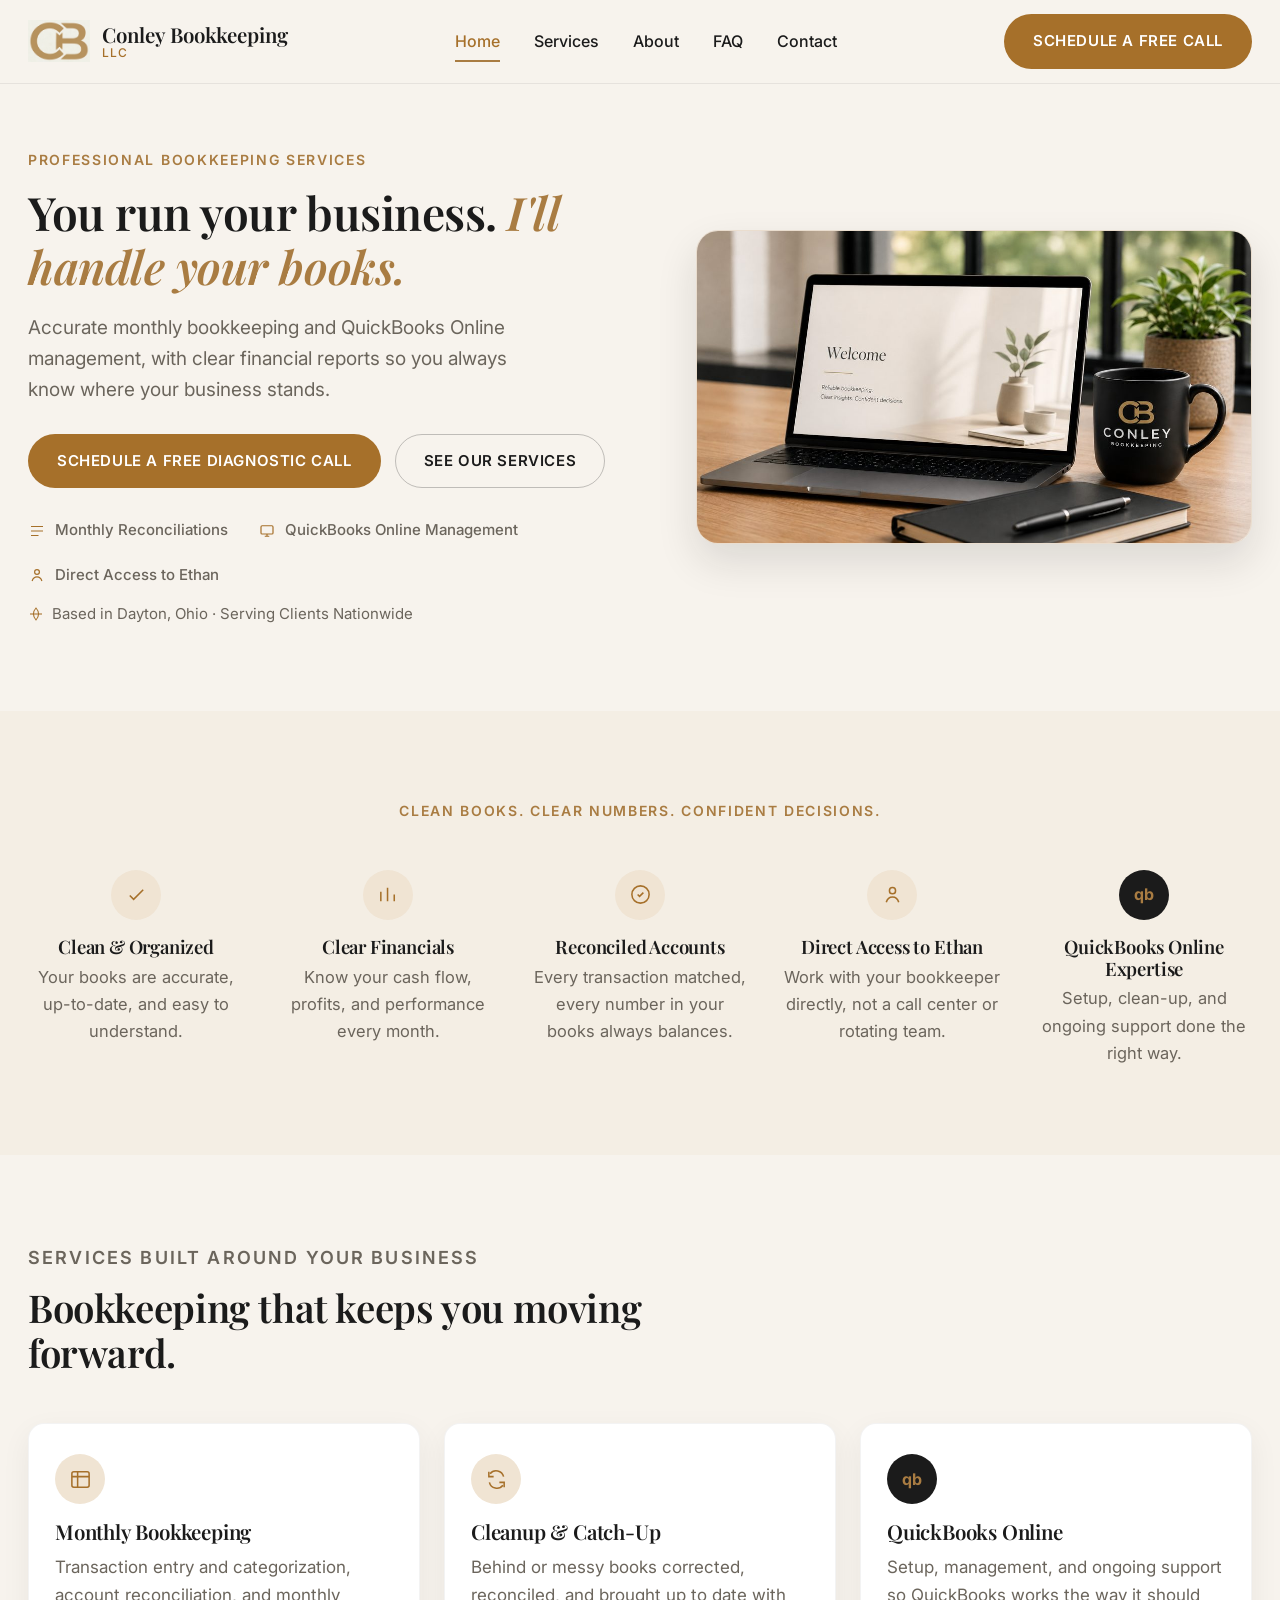
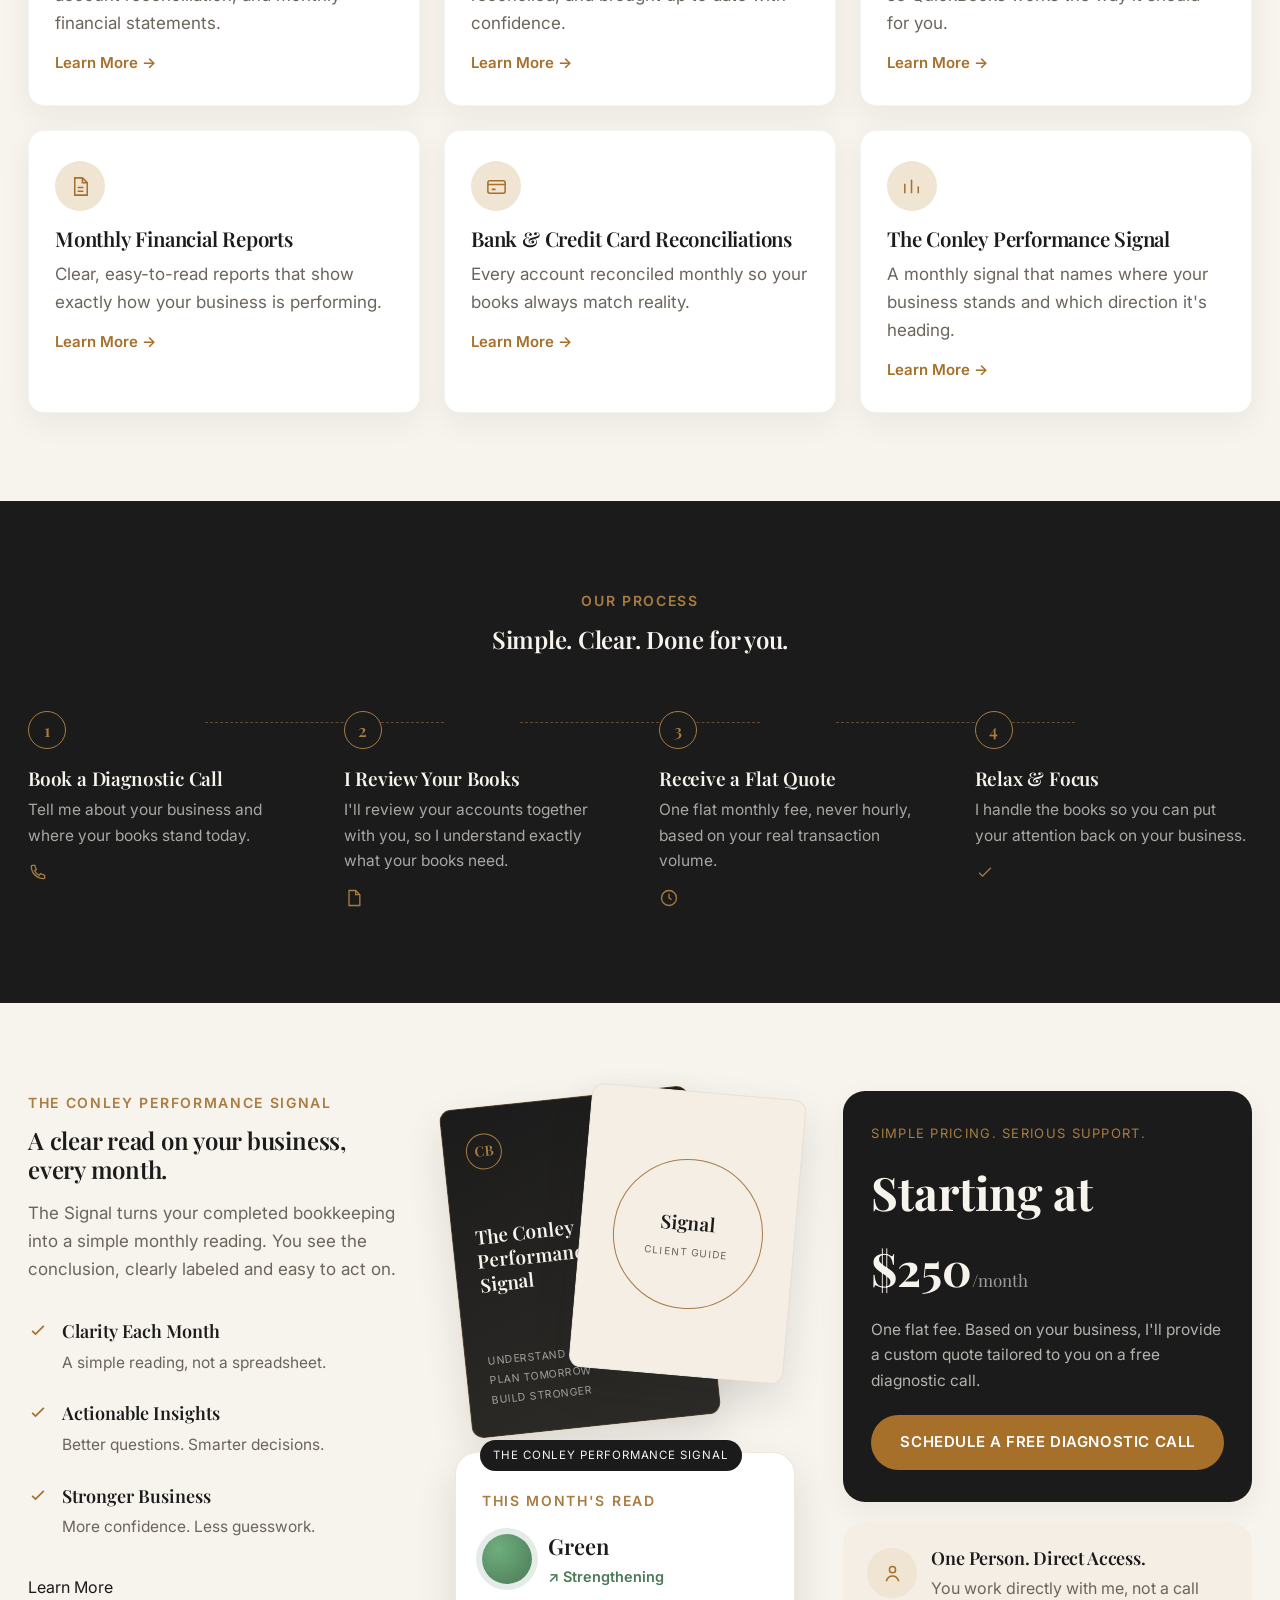
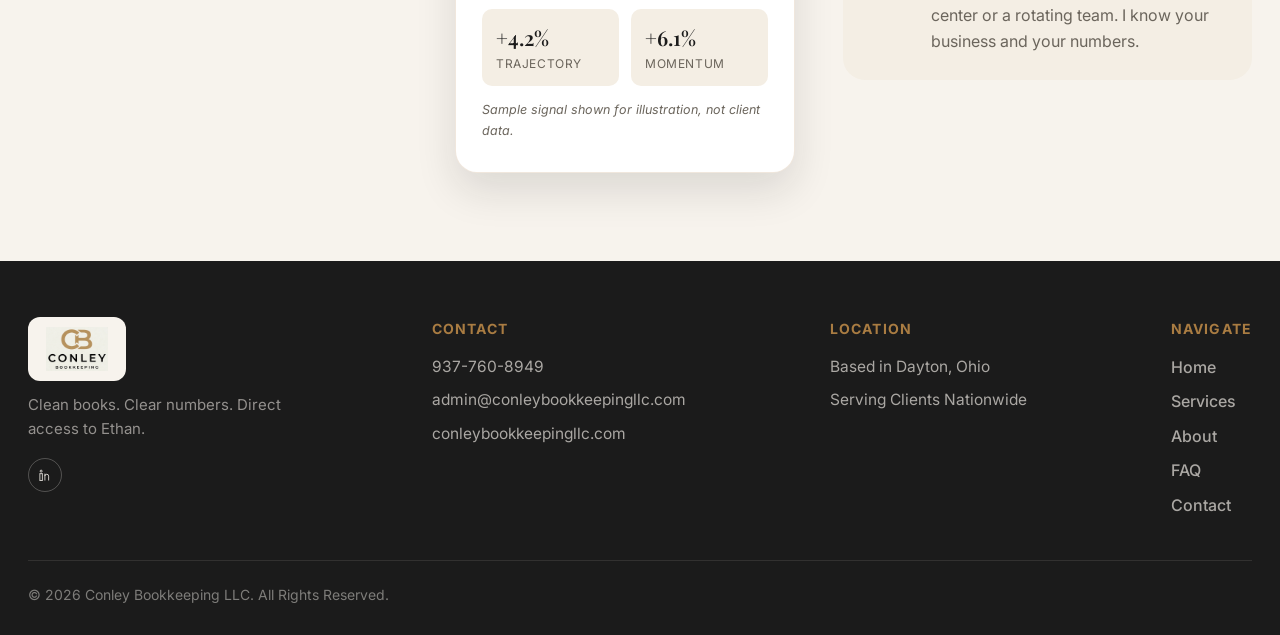
<file: index.html>
<!DOCTYPE html>
<html lang="en">
<head>
<meta charset="UTF-8">
<meta name="viewport" content="width=device-width, initial-scale=1.0">
<title>Conley Bookkeeping LLC — Clean Books, Done Right | Dayton, Ohio</title>
<meta name="description" content="Conley Bookkeeping LLC provides clean, reliable bookkeeping with direct access to your bookkeeper. Based in Dayton, Ohio, serving clients nationwide.">
<meta name="author" content="Conley Bookkeeping LLC">
<meta property="og:title" content="Conley Bookkeeping LLC — Clean Books. Clear Numbers.">
<meta property="og:description" content="Clean, reliable bookkeeping with direct access to your bookkeeper. Based in Dayton, Ohio, serving clients nationwide.">
<meta property="og:type" content="website">
<meta property="og:url" content="https://conleybookkeepingllc.com/">
<link rel="canonical" href="https://conleybookkeepingllc.com/">
<meta name="theme-color" content="#A6702A">
<link rel="icon" type="image/png" href="assets/favicon.png">
<link rel="preconnect" href="https://fonts.googleapis.com">
<link rel="preconnect" href="https://fonts.gstatic.com" crossorigin>
<link href="https://fonts.googleapis.com/css2?family=Playfair+Display:ital,wght@0,500;0,600;0,700;1,500;1,600&family=Inter:wght@300;400;500;600;700&display=swap" rel="stylesheet">
<link rel="stylesheet" href="style.css">
</head>
<body>

<header class="nav">
  <div class="nav-inner">
    <a href="./" style="display:flex; align-items:center; gap:12px; text-decoration:none;" class="logo-mark">
      <img src="assets/logo-nav.png" alt="Conley Bookkeeping LLC logo">
      <span class="brand-name">Conley Bookkeeping<span>LLC</span></span>
    </a>
    <button class="mobile-toggle" id="mobileToggle" aria-label="Toggle menu">☰</button>
    <nav class="nav-links" id="navLinks">
      <a class="nav-link active" href="./">Home</a>
      <a class="nav-link" href="services/">Services</a>
      <a class="nav-link" href="about/">About</a>
      <a class="nav-link" href="faq/">FAQ</a>
      <a class="nav-link" href="contact/">Contact</a>
    </nav>
    <a class="btn btn-gold nav-cta" href="https://calendly.com/admin-conleybookkeepingllc/discovery-call" target="_blank" rel="noopener" role="button">Schedule a Free Call</a>
  </div>
</header>


  <section class="hero section-cream">
    <div class="container hero-grid">
      <div class="reveal in-view">
        <p class="eyebrow">Professional Bookkeeping Services</p>
        <h1>You run your business. <span class="accent">I'll handle your books.</span></h1>
        <p class="lead">Accurate monthly bookkeeping and QuickBooks Online management, with clear financial reports so you always know where your business stands.</p>
        <div class="hero-ctas">
          <a class="btn btn-gold" href="https://calendly.com/admin-conleybookkeepingllc/discovery-call" target="_blank" rel="noopener" role="button">Schedule a Free Diagnostic Call</a>
          <a class="btn btn-outline" href="services/" role="button">See Our Services</a>
        </div>
        <div class="badge-row">
          <div class="badge-item"><svg viewBox="0 0 24 24" fill="none" stroke="currentColor" stroke-width="1.6"><path d="M4 6h16M4 12h16M4 18h10"/></svg>Monthly Reconciliations</div>
          <div class="badge-item"><svg viewBox="0 0 24 24" fill="none" stroke="currentColor" stroke-width="1.6"><rect x="4" y="5" width="16" height="11" rx="1.5"/><path d="M9 19h6M12 16v3"/></svg>QuickBooks Online Management</div>
          <div class="badge-item"><svg viewBox="0 0 24 24" fill="none" stroke="currentColor" stroke-width="1.6"><circle cx="12" cy="8" r="3.2"/><path d="M5.5 20c1-3.5 3.8-5.5 6.5-5.5s5.5 2 6.5 5.5"/></svg>Direct Access to Ethan</div>
        </div>
        <div class="hero-location"><svg viewBox="0 0 24 24" fill="none" stroke="currentColor" stroke-width="1.6"><path d="M12 3c2.5 2.6 3.8 5.7 3.8 9s-1.3 6.4-3.8 9c-2.5-2.6-3.8-5.7-3.8-9S9.5 5.6 12 3Z"/><path d="M3 12h18"/></svg>Based in Dayton, Ohio · Serving Clients Nationwide</div>
      </div>
      <div class="reveal in-view">
        <div class="hero-image">
          <img src="assets/hero-photo.jpg" alt="Laptop on a desk showing the Conley Bookkeeping welcome screen, next to a branded Conley Bookkeeping mug" loading="lazy">
        </div>
      </div>
    </div>
  </section>

  <section class="section-alt">
    <div class="container">
      <div class="feature-band-head reveal in-view">
        <p class="eyebrow">Clean Books. Clear Numbers. Confident Decisions.</p>
      </div>
      <div class="feature-cols reveal in-view">
        <div class="feature-col">
          <div class="icon-circle"><svg viewBox="0 0 24 24" fill="none" stroke="currentColor"><path d="M5 13l4 4L19 7"/></svg></div>
          <h3>Clean &amp; Organized</h3>
          <p>Your books are accurate, up-to-date, and easy to understand.</p>
        </div>
        <div class="feature-col">
          <div class="icon-circle"><svg viewBox="0 0 24 24" fill="none" stroke="currentColor"><path d="M4 19V9M11 19V5M18 19v-7"/></svg></div>
          <h3>Clear Financials</h3>
          <p>Know your cash flow, profits, and performance every month.</p>
        </div>
        <div class="icon-circle" style="display:none;"></div>
        <div class="feature-col">
          <div class="icon-circle"><svg viewBox="0 0 24 24" fill="none" stroke="currentColor"><circle cx="12" cy="12" r="9"/><path d="M9 12l2 2 4-4"/></svg></div>
          <h3>Reconciled Accounts</h3>
          <p>Every transaction matched, every number in your books always balances.</p>
        </div>
        <div class="feature-col">
          <div class="icon-circle"><svg viewBox="0 0 24 24" fill="none" stroke="currentColor"><circle cx="12" cy="8" r="3.2"/><path d="M5.5 20c1-3.5 3.8-5.5 6.5-5.5s5.5 2 6.5 5.5"/></svg></div>
          <h3>Direct Access to Ethan</h3>
          <p>Work with your bookkeeper directly, not a call center or rotating team.</p>
        </div>
        <div class="feature-col">
          <div class="qb-badge">qb</div>
          <h3>QuickBooks Online Expertise</h3>
          <p>Setup, clean-up, and ongoing support done the right way.</p>
        </div>
      </div>
    </div>
  </section>

  <section class="section-cream">
    <div class="container">
      <div class="section-head reveal in-view">
        <p class="eyebrow">Services Built Around Your Business</p>
        <h2>Bookkeeping that keeps you moving forward.</h2>
      </div>
      <div class="card-grid cols-3 reveal in-view">
        <div class="card">
          <div class="icon-circle"><svg viewBox="0 0 24 24" fill="none" stroke="currentColor"><rect x="3" y="4" width="18" height="16" rx="2"/><path d="M3 9h18M9 4v16"/></svg></div>
          <h3>Monthly Bookkeeping</h3>
          <p>Transaction entry and categorization, account reconciliation, and monthly financial statements.</p>
          <a class="learn" href="services/">Learn More</a>
        </div>
        <div class="card">
          <div class="icon-circle"><svg viewBox="0 0 24 24" fill="none" stroke="currentColor"><path d="M4 4v5h5M20 20v-5h-5"/><path d="M4.6 15a8 8 0 0 0 14.1 3M19.4 9a8 8 0 0 0-14.1-3"/></svg></div>
          <h3>Cleanup &amp; Catch-Up</h3>
          <p>Behind or messy books corrected, reconciled, and brought up to date with confidence.</p>
          <a class="learn" href="services/">Learn More</a>
        </div>
        <div class="card">
          <div class="qb-badge">qb</div>
          <h3>QuickBooks Online</h3>
          <p>Setup, management, and ongoing support so QuickBooks works the way it should for you.</p>
          <a class="learn" href="services/">Learn More</a>
        </div>
        <div class="card">
          <div class="icon-circle"><svg viewBox="0 0 24 24" fill="none" stroke="currentColor"><path d="M14 3v5h5"/><path d="M6 3h8l5 5v13H6z"/><path d="M9 13h6M9 17h6"/></svg></div>
          <h3>Monthly Financial Reports</h3>
          <p>Clear, easy-to-read reports that show exactly how your business is performing.</p>
          <a class="learn" href="services/">Learn More</a>
        </div>
        <div class="card">
          <div class="icon-circle"><svg viewBox="0 0 24 24" fill="none" stroke="currentColor"><rect x="3" y="6" width="18" height="13" rx="2"/><path d="M3 10h18M7 15h4"/></svg></div>
          <h3>Bank &amp; Credit Card Reconciliations</h3>
          <p>Every account reconciled monthly so your books always match reality.</p>
          <a class="learn" href="services/">Learn More</a>
        </div>
        <div class="card">
          <div class="icon-circle"><svg viewBox="0 0 24 24" fill="none" stroke="currentColor"><path d="M4 19V9M11 19V5M18 19v-7"/></svg></div>
          <h3>The Conley Performance Signal</h3>
          <p>A monthly signal that names where your business stands and which direction it's heading.</p>
          <a class="learn" href="services/">Learn More</a>
        </div>
      </div>
    </div>
  </section>

  <section class="section-dark">
    <div class="container">
      <div class="feature-band-head reveal in-view">
        <p class="eyebrow">Our Process</p>
        <h2 style="color:var(--cream); margin:12px 0 0;">Simple. Clear. Done for you.</h2>
      </div>
      <div class="process-grid reveal in-view">
        <div class="process-step">
          <div class="process-num">1</div>
          <h4>Book a Diagnostic Call</h4>
          <p>Tell me about your business and where your books stand today.</p>
          <svg class="proc-icon" viewBox="0 0 24 24" fill="none" stroke="currentColor" stroke-width="1.6"><path d="M4 5c0-.6.4-1 1-1h3l2 5-2 1.5c1 2.5 3 4.5 5.5 5.5L15 14l5 2v3c0 .6-.4 1-1 1C10.6 20 4 13.4 4 5Z"/></svg>
        </div>
        <div class="process-step">
          <div class="process-num">2</div>
          <h4>I Review Your Books</h4>
          <p>I'll review your accounts together with you, so I understand exactly what your books need.</p>
          <svg class="proc-icon" viewBox="0 0 24 24" fill="none" stroke="currentColor" stroke-width="1.6"><path d="M14 3v5h5"/><path d="M6 3h8l5 5v13H6z"/></svg>
        </div>
        <div class="process-step">
          <div class="process-num">3</div>
          <h4>Receive a Flat Quote</h4>
          <p>One flat monthly fee, never hourly, based on your real transaction volume.</p>
          <svg class="proc-icon" viewBox="0 0 24 24" fill="none" stroke="currentColor" stroke-width="1.6"><circle cx="12" cy="12" r="9"/><path d="M12 7v5l3 2"/></svg>
        </div>
        <div class="process-step">
          <div class="process-num">4</div>
          <h4>Relax &amp; Focus</h4>
          <p>I handle the books so you can put your attention back on your business.</p>
          <svg class="proc-icon" viewBox="0 0 24 24" fill="none" stroke="currentColor" stroke-width="1.6"><path d="M5 13l4 4L19 7"/></svg>
        </div>
      </div>
    </div>
  </section>

  <section class="section-cream">
    <div class="container">
      <div class="signal-block-grid reveal in-view">
        <div>
          <p class="eyebrow">The Conley Performance Signal</p>
          <h2 style="margin:12px 0 16px;">A clear read on your business, every month.</h2>
          <p style="color:var(--muted); font-size:17px;">The Signal turns your completed bookkeeping into a simple monthly reading. You see the conclusion, clearly labeled and easy to act on.</p>
          <ul class="signal-checklist">
            <li><svg viewBox="0 0 24 24" fill="none" stroke="currentColor" stroke-width="2"><path d="M5 13l4 4L19 7"/></svg><div><strong>Clarity Each Month</strong><span>A simple reading, not a spreadsheet.</span></div></li>
            <li><svg viewBox="0 0 24 24" fill="none" stroke="currentColor" stroke-width="2"><path d="M5 13l4 4L19 7"/></svg><div><strong>Actionable Insights</strong><span>Better questions. Smarter decisions.</span></div></li>
            <li><svg viewBox="0 0 24 24" fill="none" stroke="currentColor" stroke-width="2"><path d="M5 13l4 4L19 7"/></svg><div><strong>Stronger Business</strong><span>More confidence. Less guesswork.</span></div></li>
          </ul>
          <a class="learn" href="services/" style="margin-top:22px; display:inline-block;">Learn More</a>
        </div>
        <div class="signal-visual-col">
          <div class="signal-visual-stack">
            <div class="book-cover">
              <div class="book-mark">CB</div>
              <div class="book-title">The Conley<br>Performance<br>Signal</div>
              <div class="book-tagline">Understand Today<br>Plan Tomorrow<br>Build Stronger</div>
            </div>
            <div class="book-badge">
              <div class="badge-ring">
                <span class="badge-word">Signal</span>
                <span class="badge-sub">Client Guide</span>
              </div>
            </div>
          </div>
          <div class="signal-card">
            <span class="tag">The Conley Performance Signal</span>
            <p class="eyebrow" style="margin-top:6px;">This Month's Read</p>
            <div class="signal-light-row">
              <div class="signal-dot"></div>
              <div class="signal-status">
                <div class="name">Green</div>
                <div class="dir">↗ Strengthening</div>
              </div>
            </div>
            <div class="signal-metrics">
              <div class="signal-metric"><div class="val">+4.2%</div><div class="lbl">Trajectory</div></div>
              <div class="signal-metric"><div class="val">+6.1%</div><div class="lbl">Momentum</div></div>
            </div>
            <p class="sample-note">Sample signal shown for illustration, not client data.</p>
          </div>
        </div>
        <div>
          <div class="pricing-panel">
            <p class="tag-line">Simple Pricing. Serious Support.</p>
            <div class="amount">Starting at $250<span>/month</span></div>
            <p>One flat fee. Based on your business, I'll provide a custom quote tailored to you on a free diagnostic call.</p>
            <a class="btn btn-gold" href="https://calendly.com/admin-conleybookkeepingllc/discovery-call" target="_blank" rel="noopener" role="button" style="width:100%;">Schedule a Free Diagnostic Call</a>
          </div>
          <div class="side-panel">
            <div class="icon-circle" style="margin-bottom:0;"><svg viewBox="0 0 24 24" fill="none" stroke="currentColor"><circle cx="12" cy="8" r="3.2"/><path d="M5.5 20c1-3.5 3.8-5.5 6.5-5.5s5.5 2 6.5 5.5"/></svg></div>
            <div>
              <h4>One Person. Direct Access.</h4>
              <p>You work directly with me, not a call center or a rotating team. I know your business and your numbers.</p>
            </div>
          </div>
        </div>
      </div>
    </div>
  </section>


<footer>
  <div class="container">
    <div class="footer-top">
      <div>
        <div class="footer-logo">
          <img src="assets/logo-footer.png" alt="Conley Bookkeeping LLC logo">
        </div>
        <div style="max-width:260px; font-size:15px; color:rgba(247,243,237,0.55);">Clean books. Clear numbers. Direct access to Ethan.</div>
        <div class="footer-social">
          <a href="https://www.linkedin.com/in/conleybookkeepingllc" target="_blank" rel="noopener" aria-label="LinkedIn"><svg viewBox="0 0 24 24" fill="none" stroke="currentColor" stroke-width="1.6"><rect x="3" y="9" width="4" height="11"/><circle cx="5" cy="5" r="1.6"/><path d="M11 20v-7a3 3 0 0 1 6 0v7M11 13V9"/></svg></a>
        </div>
      </div>
      <div class="footer-col">
        <h5>Contact</h5>
        <div>937-760-8949</div>
        <div>admin@conleybookkeepingllc.com</div>
        <div>conleybookkeepingllc.com</div>
      </div>
      <div class="footer-col">
        <h5>Location</h5>
        <div>Based in Dayton, Ohio</div>
        <div>Serving Clients Nationwide</div>
      </div>
      <div class="footer-col">
        <h5>Navigate</h5>
        <div><a class="nav-link" href="./" style="color:rgba(247,243,237,0.65);">Home</a></div>
        <div><a class="nav-link" href="services/" style="color:rgba(247,243,237,0.65);">Services</a></div>
        <div><a class="nav-link" href="about/" style="color:rgba(247,243,237,0.65);">About</a></div>
        <div><a class="nav-link" href="faq/" style="color:rgba(247,243,237,0.65);">FAQ</a></div>
        <div><a class="nav-link" href="contact/" style="color:rgba(247,243,237,0.65);">Contact</a></div>
      </div>
    </div>
    <div class="footer-bottom">
      <span>&copy; 2026 Conley Bookkeeping LLC. All Rights Reserved.</span>
    </div>
  </div>
</footer>

<script src="https://assets.calendly.com/assets/external/widget.js" async></script>
<script src="script.js"></script>

</body>
</html>
</file>
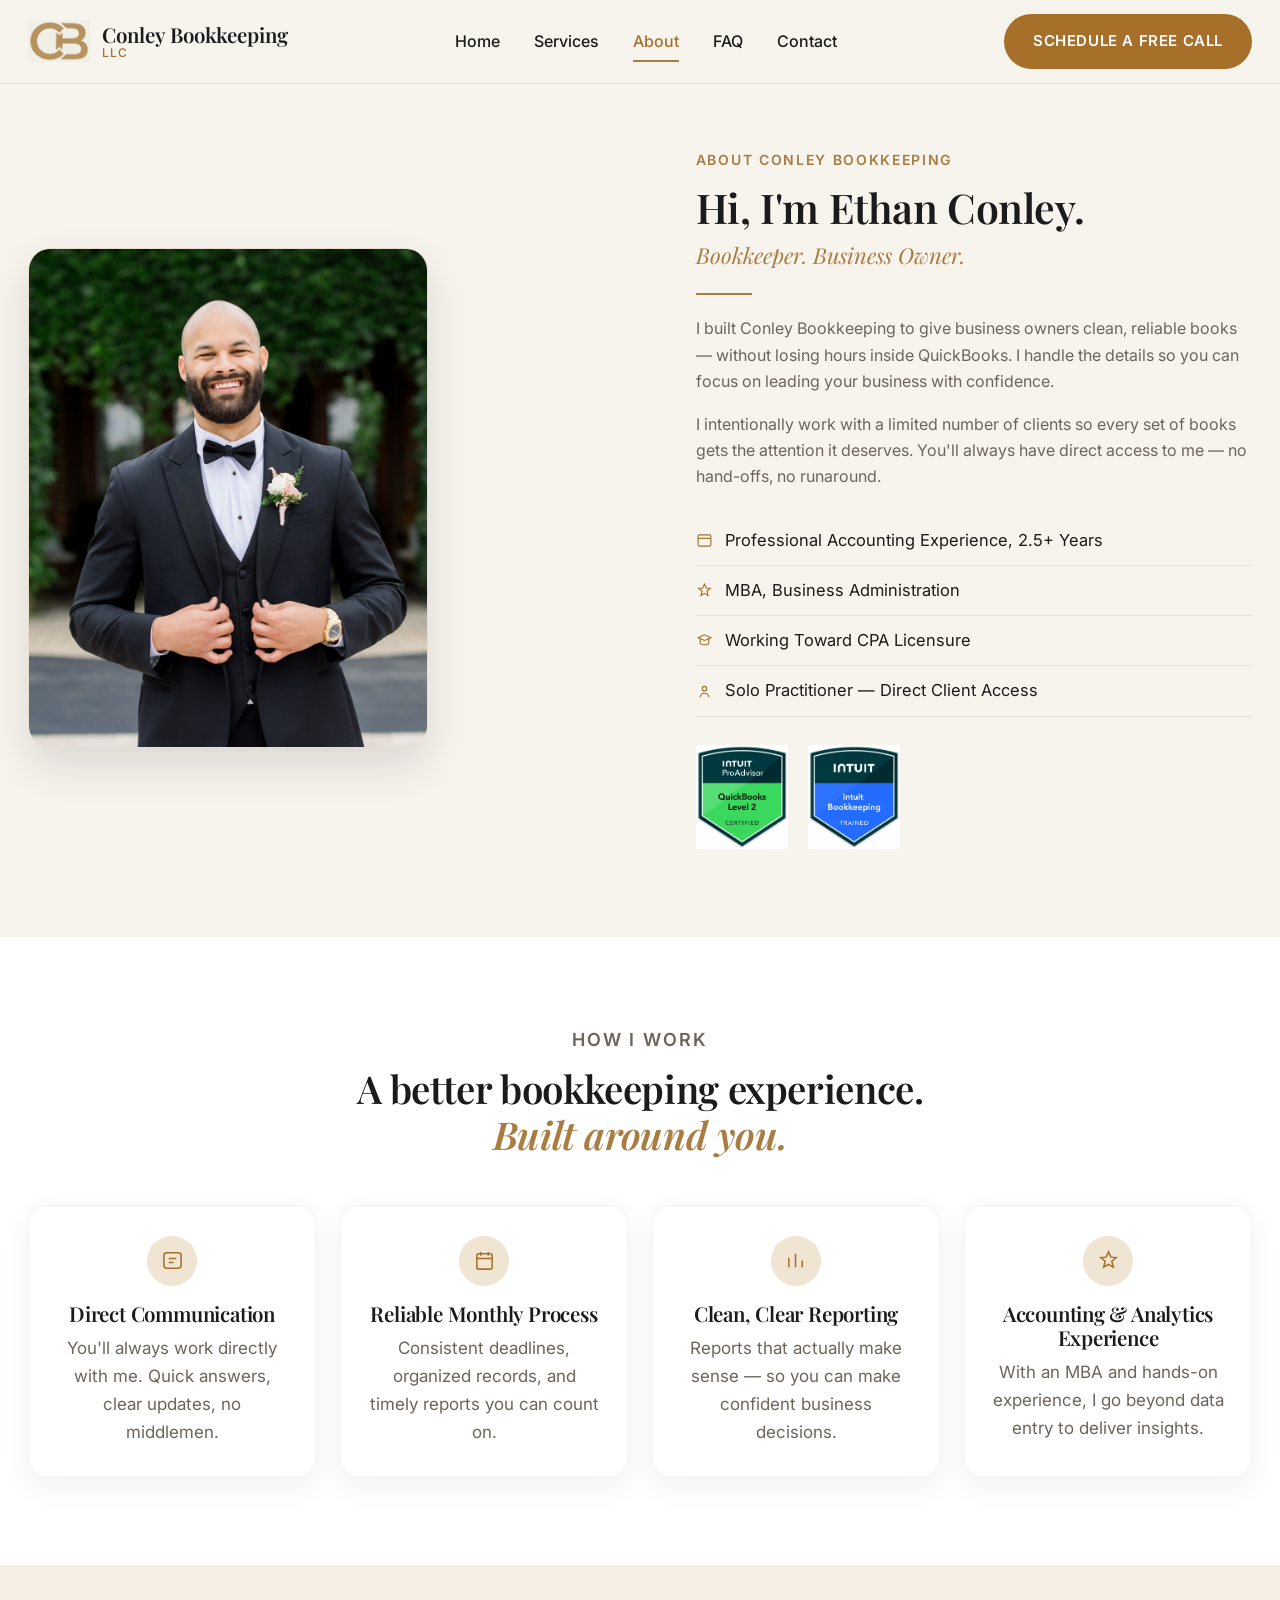
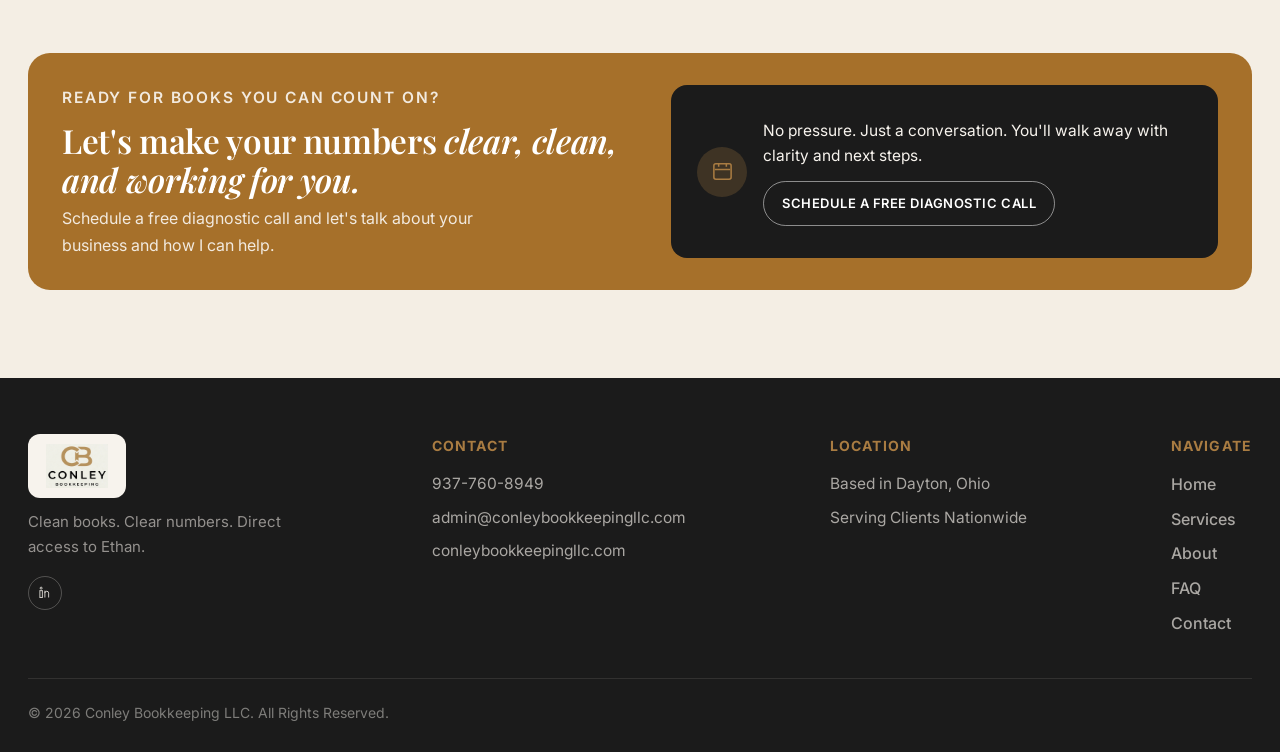
<file: about/index.html>
<!DOCTYPE html>
<html lang="en">
<head>
<meta charset="UTF-8">
<meta name="viewport" content="width=device-width, initial-scale=1.0">
<title>About Ethan Conley — Conley Bookkeeping LLC</title>
<meta name="description" content="Meet Ethan Conley, founder of Conley Bookkeeping LLC. A solo practitioner offering direct, personal bookkeeping service for businesses using QuickBooks Online.">
<meta name="author" content="Conley Bookkeeping LLC">
<meta property="og:title" content="About Ethan Conley — Conley Bookkeeping LLC">
<meta property="og:description" content="Meet the bookkeeper behind Conley Bookkeeping LLC — direct access, no call center, no rotating team.">
<meta property="og:type" content="website">
<meta property="og:url" content="https://conleybookkeepingllc.com/about/">
<link rel="canonical" href="https://conleybookkeepingllc.com/about/">
<meta name="theme-color" content="#A6702A">
<link rel="icon" type="image/png" href="../assets/favicon.png">
<link rel="preconnect" href="https://fonts.googleapis.com">
<link rel="preconnect" href="https://fonts.gstatic.com" crossorigin>
<link href="https://fonts.googleapis.com/css2?family=Playfair+Display:ital,wght@0,500;0,600;0,700;1,500;1,600&family=Inter:wght@300;400;500;600;700&display=swap" rel="stylesheet">
<link rel="stylesheet" href="../style.css">
</head>
<body>

<header class="nav">
  <div class="nav-inner">
    <a href="../" style="display:flex; align-items:center; gap:12px; text-decoration:none;" class="logo-mark">
      <img src="../assets/logo-nav.png" alt="Conley Bookkeeping LLC logo">
      <span class="brand-name">Conley Bookkeeping<span>LLC</span></span>
    </a>
    <button class="mobile-toggle" id="mobileToggle" aria-label="Toggle menu">☰</button>
    <nav class="nav-links" id="navLinks">
      <a class="nav-link" href="../">Home</a>
      <a class="nav-link" href="../services/">Services</a>
      <a class="nav-link active" href="../about/">About</a>
      <a class="nav-link" href="../faq/">FAQ</a>
      <a class="nav-link" href="../contact/">Contact</a>
    </nav>
    <a class="btn btn-gold nav-cta" href="https://calendly.com/admin-conleybookkeepingllc/discovery-call" target="_blank" rel="noopener" role="button">Schedule a Free Call</a>
  </div>
</header>

  <section class="section-cream" style="padding-top:64px;">
    <div class="container hero-grid">
      <div class="reveal in-view" style="max-width:400px;">
        <div class="hero-image">
          <img src="../assets/portrait-ethan.jpg" alt="Ethan Conley, Founder of Conley Bookkeeping LLC" loading="lazy">
        </div>
      </div>
      <div class="reveal in-view">
        <p class="eyebrow">About Conley Bookkeeping</p>
        <h1 style="margin:12px 0 6px; font-size:clamp(2.18rem, 3.2vw, 2.99rem);">Hi, I'm Ethan Conley.</h1>
        <p class="accent" style="font-size:22px; display:block; margin-bottom:20px;">Bookkeeper. Business Owner.</p>
        <div style="width:56px; height:2px; background:var(--gold); margin-bottom:20px;"></div>
        <p style="margin-bottom:16px; color:var(--muted);">I built Conley Bookkeeping to give business owners clean, reliable books — without losing hours inside QuickBooks. I handle the details so you can focus on leading your business with confidence.</p>
        <p style="margin-bottom:26px; color:var(--muted);">I intentionally work with a limited number of clients so every set of books gets the attention it deserves. You'll always have direct access to me — no hand-offs, no runaround.</p>
        <ul class="bg-list">
          <li><svg viewBox="0 0 24 24" fill="none" stroke="currentColor" stroke-width="1.6"><rect x="3" y="4" width="18" height="16" rx="2"/><path d="M3 9h18"/></svg>Professional Accounting Experience, 2.5+ Years</li>
          <li><svg viewBox="0 0 24 24" fill="none" stroke="currentColor" stroke-width="1.6"><path d="M12 3l2.5 5.5L20 9l-4.5 3.7L17 19l-5-3-5 3 1.5-6.3L4 9l5.5-.5L12 3Z"/></svg>MBA, Business Administration</li>
          <li><svg viewBox="0 0 24 24" fill="none" stroke="currentColor" stroke-width="1.6"><path d="M12 4L3 8l9 4 9-4-9-4Z"/><path d="M6 10v5c0 1.5 2.7 3 6 3s6-1.5 6-3v-5"/></svg>Working Toward CPA Licensure</li>
          <li><svg viewBox="0 0 24 24" fill="none" stroke="currentColor" stroke-width="1.6"><circle cx="12" cy="8" r="3.2"/><path d="M5.5 20c1-3.5 3.8-5.5 6.5-5.5s5.5 2 6.5 5.5"/></svg>Solo Practitioner — Direct Client Access</li>
        </ul>
        <div style="display:flex; gap:20px; align-items:flex-start; margin-top:28px;">
          <img src="../assets/badge-qbo-l2.png" alt="Intuit ProAdvisor QuickBooks Certification Level 2 badge" style="height:104px; width:auto;">
          <img src="../assets/badge-bookkeeping.png" alt="Intuit Bookkeeping Certification badge" style="height:104px; width:auto;">
        </div>
      </div>
    </div>
  </section>

  <section class="section-white">
    <div class="container">
      <div class="section-head centered reveal in-view">
        <p class="eyebrow">How I Work</p>
        <h2>A better bookkeeping experience. <span class="accent" style="display:block;">Built around you.</span></h2>
      </div>
      <div class="card-grid cols-4 reveal in-view">
        <div class="card" style="text-align:center;">
          <div class="icon-circle" style="margin-left:auto; margin-right:auto;"><svg viewBox="0 0 24 24" fill="none" stroke="currentColor"><path d="M8 10h8M8 14h5"/><rect x="3" y="4" width="18" height="16" rx="3"/></svg></div>
          <h3>Direct Communication</h3>
          <p>You'll always work directly with me. Quick answers, clear updates, no middlemen.</p>
        </div>
        <div class="card" style="text-align:center;">
          <div class="icon-circle" style="margin-left:auto; margin-right:auto;"><svg viewBox="0 0 24 24" fill="none" stroke="currentColor"><rect x="4" y="5" width="16" height="16" rx="2"/><path d="M8 3v4M16 3v4M4 10h16"/></svg></div>
          <h3>Reliable Monthly Process</h3>
          <p>Consistent deadlines, organized records, and timely reports you can count on.</p>
        </div>
        <div class="card" style="text-align:center;">
          <div class="icon-circle" style="margin-left:auto; margin-right:auto;"><svg viewBox="0 0 24 24" fill="none" stroke="currentColor"><path d="M4 19V9M11 19V5M18 19v-7"/></svg></div>
          <h3>Clean, Clear Reporting</h3>
          <p>Reports that actually make sense — so you can make confident business decisions.</p>
        </div>
        <div class="card" style="text-align:center;">
          <div class="icon-circle" style="margin-left:auto; margin-right:auto;"><svg viewBox="0 0 24 24" fill="none" stroke="currentColor"><path d="M12 3l2.5 5.5L20 9l-4.5 3.7L17 19l-5-3-5 3 1.5-6.3L4 9l5.5-.5L12 3Z"/></svg></div>
          <h3>Accounting &amp; Analytics Experience</h3>
          <p>With an MBA and hands-on experience, I go beyond data entry to deliver insights.</p>
        </div>
      </div>
    </div>
  </section>

  <section class="section-alt">
    <div class="container">
      <div class="cta-banner reveal in-view" style="background:var(--gold-deep); align-items:stretch;">
        <div style="color:var(--white); flex:1 1 320px;">
          <p class="eyebrow" style="color:rgba(255,255,255,0.85);">Ready for Books You Can Count On?</p>
          <h4 style="font-size:clamp(1.72rem, 2.6vw, 2.18rem); color:var(--white); margin:10px 0 6px;">Let's make your numbers <span style="font-style:italic; font-family:'Playfair Display',serif;">clear, clean, and working for you.</span></h4>
          <p style="color:rgba(255,255,255,0.85); font-size:16px; max-width:420px;">Schedule a free diagnostic call and let's talk about your business and how I can help.</p>
        </div>
        <div style="background:var(--ink); border-radius:var(--radius); padding:24px 26px; flex:1 1 280px; display:flex; gap:16px; align-items:center;">
          <div class="icon-circle" style="margin-bottom:0; background:rgba(169,124,66,0.25);"><svg viewBox="0 0 24 24" fill="none" stroke="var(--gold)"><rect x="3" y="4" width="18" height="16" rx="2"/><path d="M8 3v4M16 3v4M4 10h16"/></svg></div>
          <div>
            <p style="color:var(--cream); font-size:15.5px; margin-bottom:12px;">No pressure. Just a conversation. You'll walk away with clarity and next steps.</p>
            <a class="btn btn-outline-light" href="https://calendly.com/admin-conleybookkeepingllc/discovery-call" target="_blank" rel="noopener" role="button" style="font-size:13px; padding:11px 18px;">Schedule a Free Diagnostic Call</a>
          </div>
        </div>
      </div>
    </div>
  </section>

<footer>
  <div class="container">
    <div class="footer-top">
      <div>
        <div class="footer-logo">
          <img src="../assets/logo-footer.png" alt="Conley Bookkeeping LLC logo">
        </div>
        <div style="max-width:260px; font-size:15px; color:rgba(247,243,237,0.55);">Clean books. Clear numbers. Direct access to Ethan.</div>
        <div class="footer-social">
          <a href="https://www.linkedin.com/in/conleybookkeepingllc" target="_blank" rel="noopener" aria-label="LinkedIn"><svg viewBox="0 0 24 24" fill="none" stroke="currentColor" stroke-width="1.6"><rect x="3" y="9" width="4" height="11"/><circle cx="5" cy="5" r="1.6"/><path d="M11 20v-7a3 3 0 0 1 6 0v7M11 13V9"/></svg></a>
        </div>
      </div>
      <div class="footer-col">
        <h5>Contact</h5>
        <div>937-760-8949</div>
        <div>admin@conleybookkeepingllc.com</div>
        <div>conleybookkeepingllc.com</div>
      </div>
      <div class="footer-col">
        <h5>Location</h5>
        <div>Based in Dayton, Ohio</div>
        <div>Serving Clients Nationwide</div>
      </div>
      <div class="footer-col">
        <h5>Navigate</h5>
        <div><a class="nav-link" href="../" style="color:rgba(247,243,237,0.65);">Home</a></div>
        <div><a class="nav-link" href="../services/" style="color:rgba(247,243,237,0.65);">Services</a></div>
        <div><a class="nav-link" href="../about/" style="color:rgba(247,243,237,0.65);">About</a></div>
        <div><a class="nav-link" href="../faq/" style="color:rgba(247,243,237,0.65);">FAQ</a></div>
        <div><a class="nav-link" href="../contact/" style="color:rgba(247,243,237,0.65);">Contact</a></div>
      </div>
    </div>
    <div class="footer-bottom">
      <span>&copy; 2026 Conley Bookkeeping LLC. All Rights Reserved.</span>
    </div>
  </div>
</footer>

<script src="https://assets.calendly.com/assets/external/widget.js" async></script>
<script src="../script.js"></script>

</body>
</html>
</file>
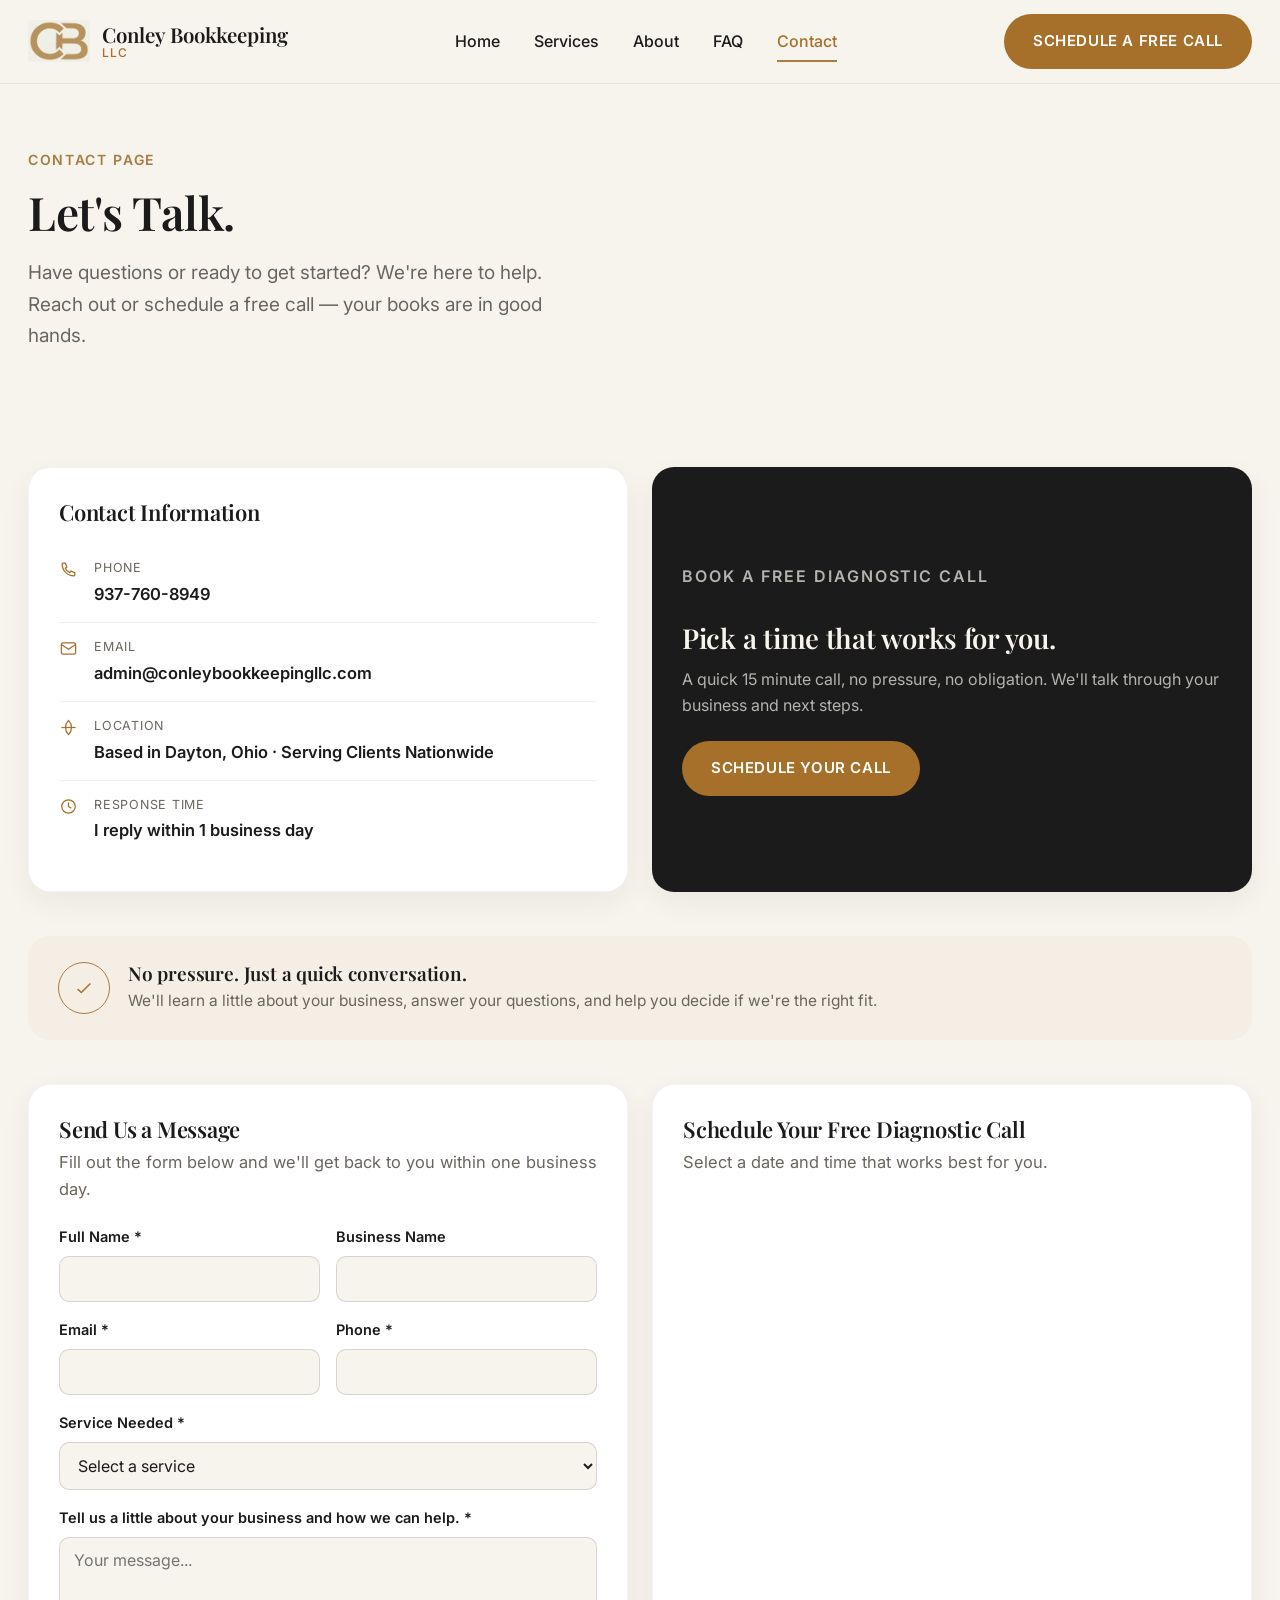
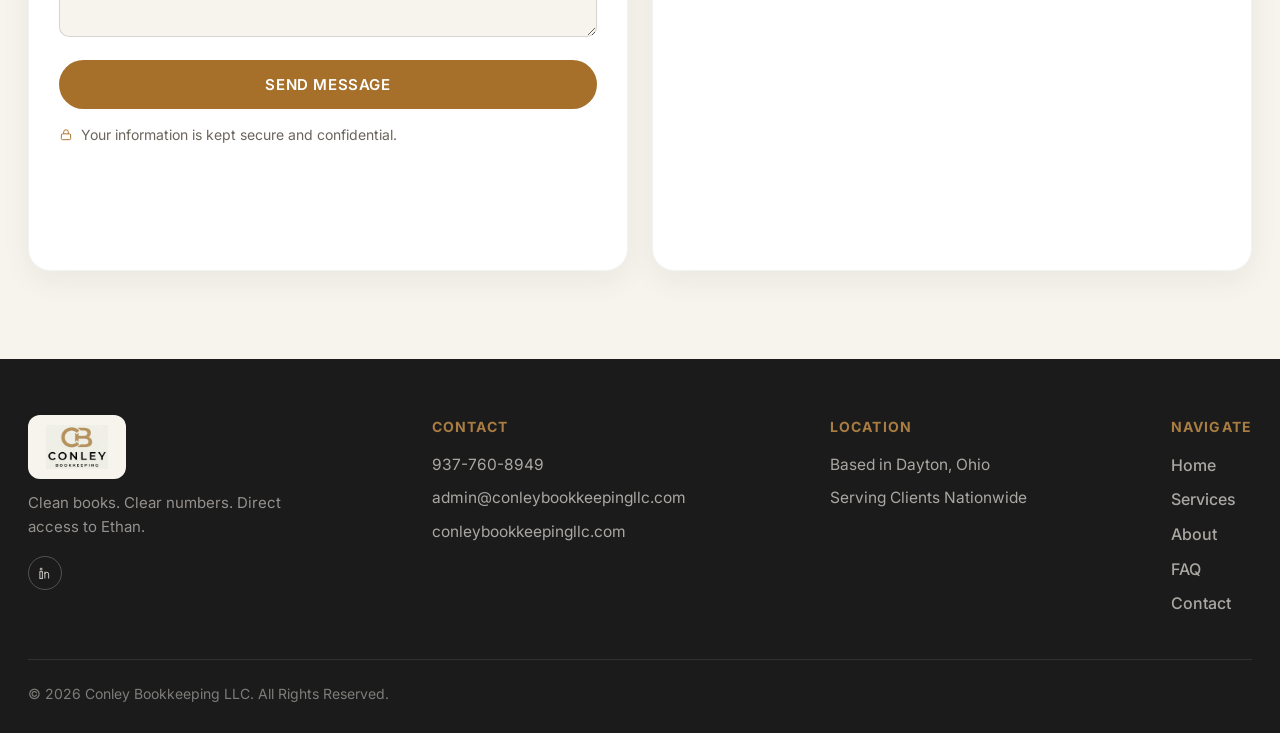
<file: contact/index.html>
<!DOCTYPE html>
<html lang="en">
<head>
<meta charset="UTF-8">
<meta name="viewport" content="width=device-width, initial-scale=1.0">
<title>Contact — Conley Bookkeeping LLC</title>
<meta name="description" content="Get in touch with Conley Bookkeeping LLC or schedule a free 15-minute diagnostic call. Based in Dayton, Ohio, serving clients nationwide.">
<meta name="author" content="Conley Bookkeeping LLC">
<meta property="og:title" content="Contact — Conley Bookkeeping LLC">
<meta property="og:description" content="Schedule a free diagnostic call or send a message — let's talk about your books.">
<meta property="og:type" content="website">
<meta property="og:url" content="https://conleybookkeepingllc.com/contact/">
<link rel="canonical" href="https://conleybookkeepingllc.com/contact/">
<meta name="theme-color" content="#A6702A">
<link rel="icon" type="image/png" href="../assets/favicon.png">
<link rel="preconnect" href="https://fonts.googleapis.com">
<link rel="preconnect" href="https://fonts.gstatic.com" crossorigin>
<link href="https://fonts.googleapis.com/css2?family=Playfair+Display:ital,wght@0,500;0,600;0,700;1,500;1,600&family=Inter:wght@300;400;500;600;700&display=swap" rel="stylesheet">
<link rel="stylesheet" href="../style.css">
</head>
<body>

<header class="nav">
  <div class="nav-inner">
    <a href="../" style="display:flex; align-items:center; gap:12px; text-decoration:none;" class="logo-mark">
      <img src="../assets/logo-nav.png" alt="Conley Bookkeeping LLC logo">
      <span class="brand-name">Conley Bookkeeping<span>LLC</span></span>
    </a>
    <button class="mobile-toggle" id="mobileToggle" aria-label="Toggle menu">☰</button>
    <nav class="nav-links" id="navLinks">
      <a class="nav-link" href="../">Home</a>
      <a class="nav-link" href="../services/">Services</a>
      <a class="nav-link" href="../about/">About</a>
      <a class="nav-link" href="../faq/">FAQ</a>
      <a class="nav-link active" href="../contact/">Contact</a>
    </nav>
    <a class="btn btn-gold nav-cta" href="https://calendly.com/admin-conleybookkeepingllc/discovery-call" target="_blank" rel="noopener" role="button">Schedule a Free Call</a>
  </div>
</header>

  <section class="hero section-cream" style="padding-bottom:0;">
    <div class="container hero-single">
      <div class="reveal in-view">
        <p class="eyebrow">Contact Page</p>
        <h1>Let's Talk.</h1>
        <p class="lead">Have questions or ready to get started? We're here to help. Reach out or schedule a free call — your books are in good hands.</p>
      </div>
    </div>
  </section>

  <section class="section-cream">
    <div class="container">
      <div class="contact-info-grid reveal in-view">
        <div class="contact-card">
          <h3>Contact Information</h3>
          <div class="contact-row">
            <svg viewBox="0 0 24 24" fill="none" stroke="currentColor" stroke-width="1.6"><path d="M4 5c0-.6.4-1 1-1h3l2 5-2 1.5c1 2.5 3 4.5 5.5 5.5L15 14l5 2v3c0 .6-.4 1-1 1C10.6 20 4 13.4 4 5Z"/></svg>
            <div><div class="label">Phone</div><div class="val"><a href="tel:+19377608949" style="color:inherit;">937-760-8949</a></div></div>
          </div>
          <div class="contact-row">
            <svg viewBox="0 0 24 24" fill="none" stroke="currentColor" stroke-width="1.6"><rect x="3" y="5" width="18" height="14" rx="2"/><path d="m3 7 9 6 9-6"/></svg>
            <div><div class="label">Email</div><div class="val"><a href="mailto:admin@conleybookkeepingllc.com" style="color:inherit;">admin@conleybookkeepingllc.com</a></div></div>
          </div>
          <div class="contact-row">
            <svg viewBox="0 0 24 24" fill="none" stroke="currentColor" stroke-width="1.6"><path d="M12 3c2.5 2.6 3.8 5.7 3.8 9s-1.3 6.4-3.8 9c-2.5-2.6-3.8-5.7-3.8-9S9.5 5.6 12 3Z"/><path d="M3 12h18"/></svg>
            <div><div class="label">Location</div><div class="val">Based in Dayton, Ohio · Serving Clients Nationwide</div></div>
          </div>
          <div class="contact-row">
            <svg viewBox="0 0 24 24" fill="none" stroke="currentColor" stroke-width="1.6"><circle cx="12" cy="12" r="8.5"/><path d="M12 7v5l3.5 2"/></svg>
            <div><div class="label">Response Time</div><div class="val">I reply within 1 business day</div></div>
          </div>
        </div>
        <div class="book-call-card">
          <p class="eyebrow">Book a Free Diagnostic Call</p>
          <h3>Pick a time that works for you.</h3>
          <p>A quick 15 minute call, no pressure, no obligation. We'll talk through your business and next steps.</p>
          <a class="btn btn-gold" href="https://calendly.com/admin-conleybookkeepingllc/discovery-call" target="_blank" rel="noopener" role="button" style="align-self:flex-start;">Schedule Your Call</a>
        </div>
      </div>

      <div class="reassure-banner reveal in-view">
        <div class="icon-badge"><svg viewBox="0 0 24 24" fill="none" stroke="currentColor" stroke-width="1.6"><path d="M5 13l4 4L19 7"/></svg></div>
        <div>
          <h4>No pressure. Just a quick conversation.</h4>
          <p>We'll learn a little about your business, answer your questions, and help you decide if we're the right fit.</p>
        </div>
      </div>

      <div class="contact-main-grid reveal in-view">
        <div class="form-card">
          <h3>Send Us a Message</h3>
          <p>Fill out the form below and we'll get back to you within one business day.</p>
          <form id="contactForm">
            <input type="hidden" name="access_key" value="78e2bf3d-8455-463e-915f-2582bc671189">
            <input type="hidden" name="subject" value="New inquiry from Conley Bookkeeping website">
            <input type="checkbox" name="botcheck" style="display:none;" tabindex="-1" autocomplete="off">
            <div class="form-row two">
              <div class="field"><label for="fullName">Full Name *</label><input type="text" id="fullName" name="fullName" required></div>
              <div class="field"><label for="businessName">Business Name</label><input type="text" id="businessName" name="businessName"></div>
            </div>
            <div class="form-row two">
              <div class="field"><label for="cEmail">Email *</label><input type="email" id="cEmail" name="email" required></div>
              <div class="field"><label for="cPhone">Phone *</label><input type="tel" id="cPhone" name="phone" required></div>
            </div>
            <div class="form-row">
              <div class="field">
                <label for="service">Service Needed *</label>
                <select id="service" name="service" required>
                  <option value="" disabled selected>Select a service</option>
                  <option>Monthly Bookkeeping</option>
                  <option>Cleanup &amp; Catch-Up</option>
                  <option>QuickBooks Online Setup</option>
                  <option>Not Sure / Other</option>
                </select>
              </div>
            </div>
            <div class="form-row">
              <div class="field">
                <label for="cMessage">Tell us a little about your business and how we can help. *</label>
                <textarea id="cMessage" name="message" placeholder="Your message..." required></textarea>
              </div>
            </div>
            <button type="submit" class="btn btn-gold" id="contactSubmitBtn" style="width:100%;">Send Message</button>
            <div id="formStatus" role="status" style="margin-top:14px; font-size:15.5px; display:none;"></div>
          </form>
          <div class="form-note">
            <svg viewBox="0 0 24 24" fill="none" stroke="currentColor" stroke-width="1.6"><rect x="4" y="10" width="16" height="10" rx="2"/><path d="M8 10V7a4 4 0 0 1 8 0v3"/></svg>
            Your information is kept secure and confidential.
          </div>
        </div>
        <div class="booking-card">
          <h3>Schedule Your Free Diagnostic Call</h3>
          <p>Select a date and time that works best for you.</p>
          <div class="calendly-inline-widget" data-url="https://calendly.com/admin-conleybookkeepingllc/discovery-call?hide_gdpr_banner=1" style="min-width:280px;height:640px;"></div>
        </div>
      </div>
    </div>
  </section>

<footer>
  <div class="container">
    <div class="footer-top">
      <div>
        <div class="footer-logo">
          <img src="../assets/logo-footer.png" alt="Conley Bookkeeping LLC logo">
        </div>
        <div style="max-width:260px; font-size:15px; color:rgba(247,243,237,0.55);">Clean books. Clear numbers. Direct access to Ethan.</div>
        <div class="footer-social">
          <a href="https://www.linkedin.com/in/conleybookkeepingllc" target="_blank" rel="noopener" aria-label="LinkedIn"><svg viewBox="0 0 24 24" fill="none" stroke="currentColor" stroke-width="1.6"><rect x="3" y="9" width="4" height="11"/><circle cx="5" cy="5" r="1.6"/><path d="M11 20v-7a3 3 0 0 1 6 0v7M11 13V9"/></svg></a>
        </div>
      </div>
      <div class="footer-col">
        <h5>Contact</h5>
        <div>937-760-8949</div>
        <div>admin@conleybookkeepingllc.com</div>
        <div>conleybookkeepingllc.com</div>
      </div>
      <div class="footer-col">
        <h5>Location</h5>
        <div>Based in Dayton, Ohio</div>
        <div>Serving Clients Nationwide</div>
      </div>
      <div class="footer-col">
        <h5>Navigate</h5>
        <div><a class="nav-link" href="../" style="color:rgba(247,243,237,0.65);">Home</a></div>
        <div><a class="nav-link" href="../services/" style="color:rgba(247,243,237,0.65);">Services</a></div>
        <div><a class="nav-link" href="../about/" style="color:rgba(247,243,237,0.65);">About</a></div>
        <div><a class="nav-link" href="../faq/" style="color:rgba(247,243,237,0.65);">FAQ</a></div>
        <div><a class="nav-link" href="../contact/" style="color:rgba(247,243,237,0.65);">Contact</a></div>
      </div>
    </div>
    <div class="footer-bottom">
      <span>&copy; 2026 Conley Bookkeeping LLC. All Rights Reserved.</span>
    </div>
  </div>
</footer>

<script src="https://assets.calendly.com/assets/external/widget.js" async></script>
<script src="../script.js"></script>

</body>
</html>
</file>
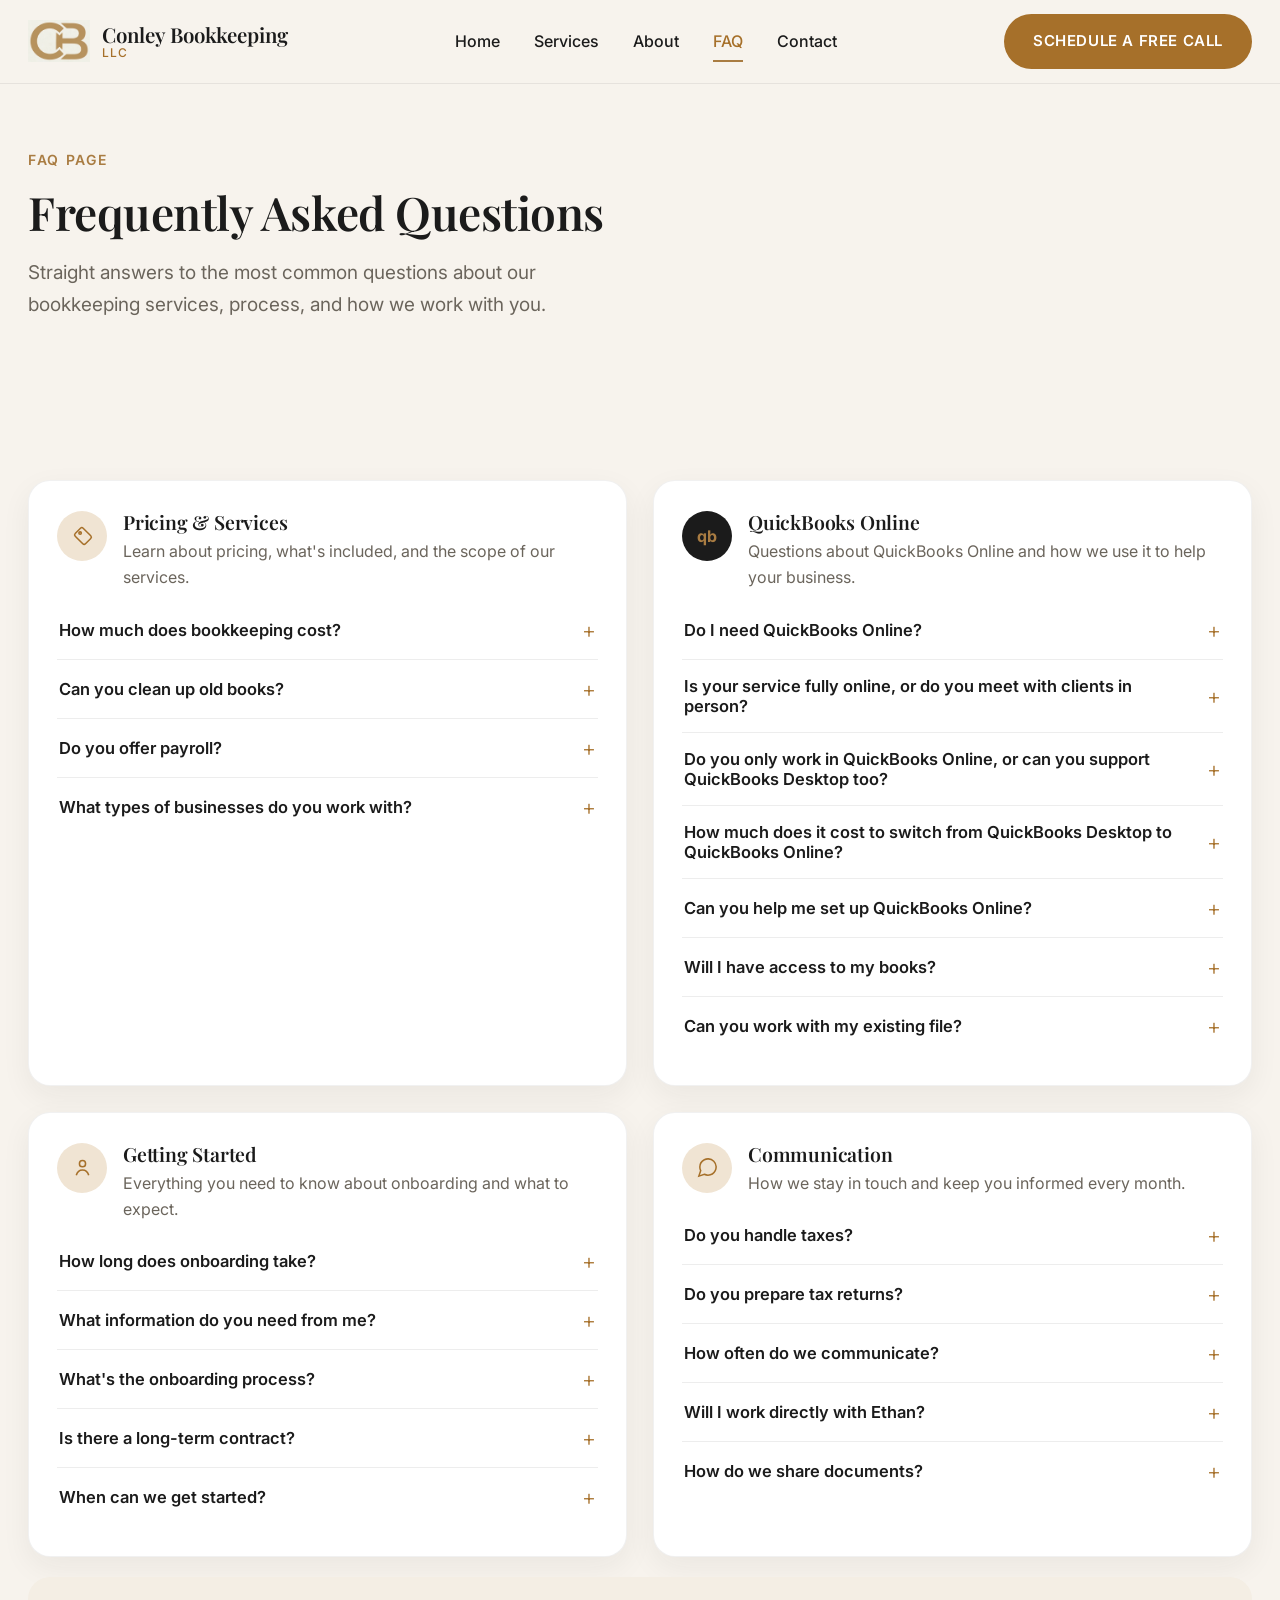
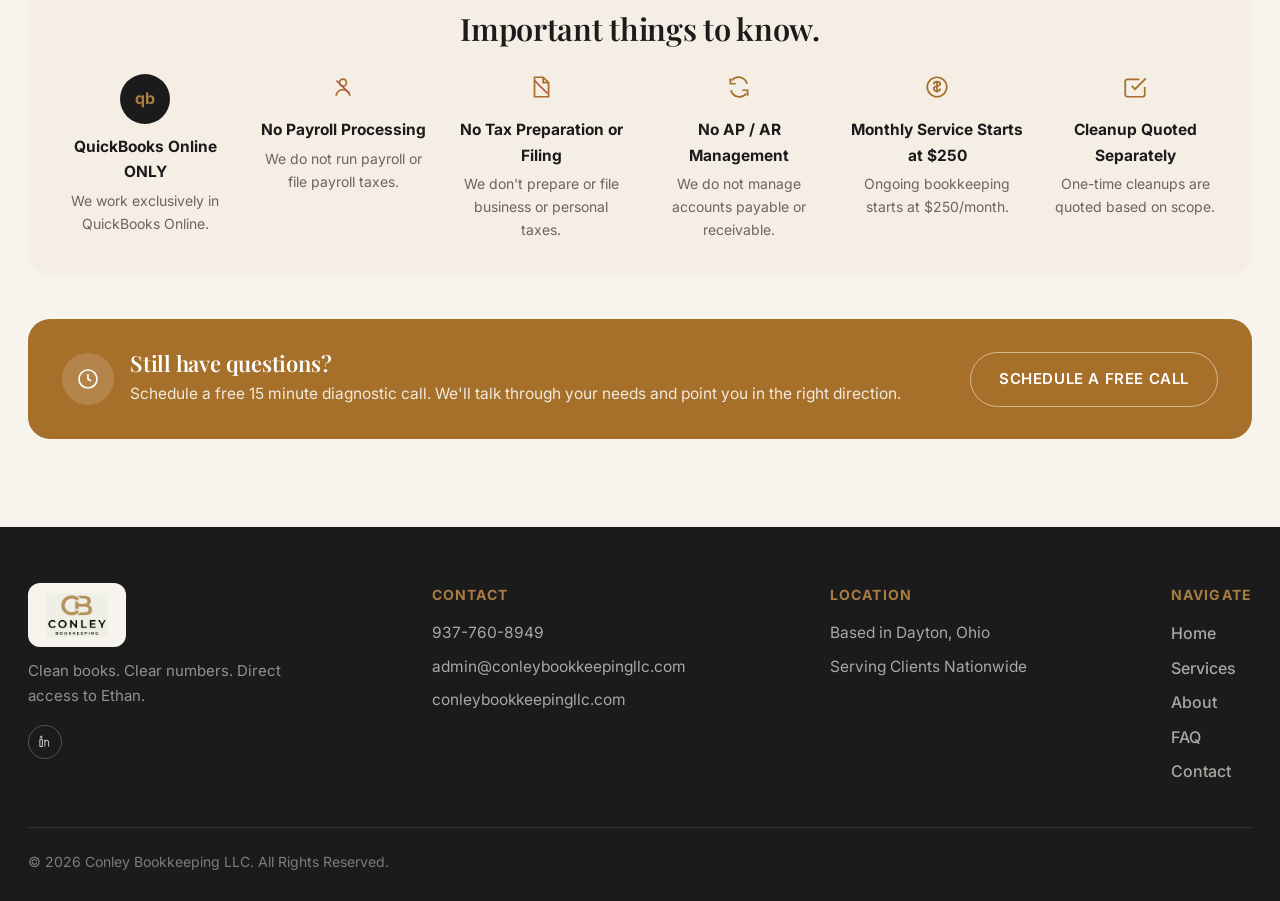
<file: faq/index.html>
<!DOCTYPE html>
<html lang="en">
<head>
<meta charset="UTF-8">
<meta name="viewport" content="width=device-width, initial-scale=1.0">
<title>FAQ — Conley Bookkeeping LLC</title>
<meta name="description" content="Answers to common questions about pricing, QuickBooks Online, getting started, and how we communicate at Conley Bookkeeping LLC.">
<meta name="author" content="Conley Bookkeeping LLC">
<meta property="og:title" content="Frequently Asked Questions — Conley Bookkeeping LLC">
<meta property="og:description" content="Straight answers about pricing, QuickBooks Online, onboarding, and communication.">
<meta property="og:type" content="website">
<meta property="og:url" content="https://conleybookkeepingllc.com/faq/">
<link rel="canonical" href="https://conleybookkeepingllc.com/faq/">
<meta name="theme-color" content="#A6702A">
<link rel="icon" type="image/png" href="../assets/favicon.png">
<link rel="preconnect" href="https://fonts.googleapis.com">
<link rel="preconnect" href="https://fonts.gstatic.com" crossorigin>
<link href="https://fonts.googleapis.com/css2?family=Playfair+Display:ital,wght@0,500;0,600;0,700;1,500;1,600&family=Inter:wght@300;400;500;600;700&display=swap" rel="stylesheet">
<link rel="stylesheet" href="../style.css">
</head>
<body>

<header class="nav">
  <div class="nav-inner">
    <a href="../" style="display:flex; align-items:center; gap:12px; text-decoration:none;" class="logo-mark">
      <img src="../assets/logo-nav.png" alt="Conley Bookkeeping LLC logo">
      <span class="brand-name">Conley Bookkeeping<span>LLC</span></span>
    </a>
    <button class="mobile-toggle" id="mobileToggle" aria-label="Toggle menu">☰</button>
    <nav class="nav-links" id="navLinks">
      <a class="nav-link" href="../">Home</a>
      <a class="nav-link" href="../services/">Services</a>
      <a class="nav-link" href="../about/">About</a>
      <a class="nav-link active" href="../faq/">FAQ</a>
      <a class="nav-link" href="../contact/">Contact</a>
    </nav>
    <a class="btn btn-gold nav-cta" href="https://calendly.com/admin-conleybookkeepingllc/discovery-call" target="_blank" rel="noopener" role="button">Schedule a Free Call</a>
  </div>
</header>

  <section class="hero section-cream" style="padding-bottom:0;">
    <div class="container hero-single">
      <div class="reveal in-view">
        <p class="eyebrow">FAQ Page</p>
        <h1>Frequently Asked Questions</h1>
        <p class="lead">Straight answers to the most common questions about our bookkeeping services, process, and how we work with you.</p>
      </div>
    </div>
  </section>

  <section class="section-cream">
    <div class="container">
      <div class="faq-category-grid reveal in-view">

        <div class="faq-category">
          <div class="faq-cat-head">
            <div class="icon-circle"><svg viewBox="0 0 24 24" fill="none" stroke="currentColor" stroke-width="1.6"><path d="M20.6 12.3 12.7 4.4a2 2 0 0 0-2.8 0L4.4 9.9a2 2 0 0 0 0 2.8l7.9 7.9a2 2 0 0 0 2.8 0l5.5-5.5a2 2 0 0 0 0-2.8Z"/><circle cx="9.5" cy="9.5" r="1.3"/></svg></div>
            <div>
              <h3>Pricing &amp; Services</h3>
              <p>Learn about pricing, what's included, and the scope of our services.</p>
            </div>
          </div>
          <div class="faq-item">
            <button class="faq-q">How much does bookkeeping cost?<span class="plus">+</span></button>
            <div class="faq-a"><p>Monthly bookkeeping starts at $250 a month, one flat fee. Based on your business, I'll provide a custom quote tailored to you on a free diagnostic call.</p></div>
          </div>
          <div class="faq-item">
            <button class="faq-q">Can you clean up old books?<span class="plus">+</span></button>
            <div class="faq-a"><p>Yes. Cleanup and Catch-Up is quoted per project after I review your books, and paid in full upfront before work begins.</p></div>
          </div>
          <div class="faq-item">
            <button class="faq-q">Do you offer payroll?<span class="plus">+</span></button>
            <div class="faq-a"><p>No, payroll isn't something I offer. I'm happy to point you to a trusted provider.</p></div>
          </div>
          <div class="faq-item">
            <button class="faq-q">What types of businesses do you work with?<span class="plus">+</span></button>
            <div class="faq-a"><p>I primarily work with service-based businesses without complex inventory or multiple locations. If you use QuickBooks Online, or are ready to move to it, and want a bookkeeper who understands your numbers, we may be a good fit. A free diagnostic call will help determine that quickly.</p></div>
          </div>
        </div>

        <div class="faq-category">
          <div class="faq-cat-head">
            <div class="qb-badge" style="margin-bottom:0;">qb</div>
            <div>
              <h3>QuickBooks Online</h3>
              <p>Questions about QuickBooks Online and how we use it to help your business.</p>
            </div>
          </div>
          <div class="faq-item">
            <button class="faq-q">Do I need QuickBooks Online?<span class="plus">+</span></button>
            <div class="faq-a"><p>Yes, all monthly bookkeeping is done in QuickBooks Online. If you're on a different platform, I can help you make the switch.</p></div>
          </div>
          <div class="faq-item">
            <button class="faq-q">Is your service fully online, or do you meet with clients in person?<span class="plus">+</span></button>
            <div class="faq-a"><p>My practice runs entirely online. Bookkeeping, reporting, and meetings all happen through cloud-based tools and video calls, which means you get real-time access to your books without waiting on an office visit.</p></div>
          </div>
          <div class="faq-item">
            <button class="faq-q">Do you only work in QuickBooks Online, or can you support QuickBooks Desktop too?<span class="plus">+</span></button>
            <div class="faq-a"><p>I specialize exclusively in QuickBooks Online. Staying focused on one platform means deeper expertise and more efficient, automated workflows for you — rather than spreading that expertise thin across multiple systems. If you're currently on Desktop, I can help you make the switch.</p></div>
          </div>
          <div class="faq-item">
            <button class="faq-q">How much does it cost to switch from QuickBooks Desktop to QuickBooks Online?<span class="plus">+</span></button>
            <div class="faq-a"><p>Two costs to plan for: the QBO subscription itself and the one-time cost of moving your data over. Subscriptions currently range from about $20 to $275/month, with most businesses landing in the $75–$115/month range. For the data migration, a simple file can often move over at no extra cost, while more complex files (multiple years of history, payroll, inventory) are better handled professionally so nothing gets lost or miscategorized — typically a few hundred to a couple thousand dollars depending on complexity. I build this into onboarding for clients making the switch, so schedule a free call and I'll give you a specific number based on your file.</p></div>
          </div>
          <div class="faq-item">
            <button class="faq-q">Can you help me set up QuickBooks Online?<span class="plus">+</span></button>
            <div class="faq-a"><p>Yes. QuickBooks Online setup is available as a one-time service. I will organize your chart of accounts, connect your bank feeds, and set up your vendor and customer records correctly from the beginning.</p></div>
          </div>
          <div class="faq-item">
            <button class="faq-q">Will I have access to my books?<span class="plus">+</span></button>
            <div class="faq-a"><p>Yes. Your QuickBooks Online account belongs to you, and you will retain full access at all times. I work directly inside your account, so nothing is locked away or hidden from you.</p></div>
          </div>
          <div class="faq-item">
            <button class="faq-q">Can you work with my existing file?<span class="plus">+</span></button>
            <div class="faq-a"><p>Yes. If you already use QuickBooks Online, I can work with your existing file whether it is clean and current or behind and disorganized. Any required cleanup will be quoted separately as a one-time project before ongoing monthly bookkeeping begins. If you currently use QuickBooks Desktop, I can help move your books to QuickBooks Online first.</p></div>
          </div>
        </div>

        <div class="faq-category">
          <div class="faq-cat-head">
            <div class="icon-circle"><svg viewBox="0 0 24 24" fill="none" stroke="currentColor" stroke-width="1.6"><circle cx="12" cy="8" r="3.2"/><path d="M5.5 20c1-3.5 3.8-5.5 6.5-5.5s5.5 2 6.5 5.5"/></svg></div>
            <div>
              <h3>Getting Started</h3>
              <p>Everything you need to know about onboarding and what to expect.</p>
            </div>
          </div>
          <div class="faq-item">
            <button class="faq-q">How long does onboarding take?<span class="plus">+</span></button>
            <div class="faq-a"><p>Onboarding starts once your agreement is signed, autopay is set, and I have view-only access to your accounts. Most clients are fully set up within the first couple of weeks.</p></div>
          </div>
          <div class="faq-item">
            <button class="faq-q">What information do you need from me?<span class="plus">+</span></button>
            <div class="faq-a"><p>I will need access to your QuickBooks Online account through an accountant invitation, access to the relevant bank and credit card information, and some background on how your business operates. This includes what you sell, how customers pay you, and anything unusual I should know about. I will walk you through everything needed during the diagnostic call.</p></div>
          </div>
          <div class="faq-item">
            <button class="faq-q">What's the onboarding process?<span class="plus">+</span></button>
            <div class="faq-a"><p>We begin with a free diagnostic call. I then review your books or help set them up if you are starting fresh. You receive a flat monthly quote based on your actual transaction volume and bookkeeping needs. Once approved, I complete onboarding and begin managing your books.</p></div>
          </div>
          <div class="faq-item">
            <button class="faq-q">Is there a long-term contract?<span class="plus">+</span></button>
            <div class="faq-a"><p>No long-term contract is required. Monthly bookkeeping is billed monthly and can be canceled with notice. Cleanup and other one-time projects are scoped and quoted before work begins.</p></div>
          </div>
          <div class="faq-item">
            <button class="faq-q">When can we get started?<span class="plus">+</span></button>
            <div class="faq-a"><p>You can get started by scheduling a free diagnostic call. Depending on the condition and complexity of your books, monthly bookkeeping can usually begin within one to two weeks. If cleanup is required first, I will provide a clear timeline before starting.</p></div>
          </div>
        </div>

        <div class="faq-category">
          <div class="faq-cat-head">
            <div class="icon-circle"><svg viewBox="0 0 24 24" fill="none" stroke="currentColor" stroke-width="1.6"><path d="M21 11.5a8.38 8.38 0 0 1-.9 3.8 8.5 8.5 0 0 1-7.6 4.7 8.38 8.38 0 0 1-3.8-.9L3 21l1.9-5.7a8.38 8.38 0 0 1-.9-3.8 8.5 8.5 0 0 1 4.7-7.6 8.38 8.38 0 0 1 3.8-.9h.5a8.48 8.48 0 0 1 8 8v.5Z"/></svg></div>
            <div>
              <h3>Communication</h3>
              <p>How we stay in touch and keep you informed every month.</p>
            </div>
          </div>
          <div class="faq-item">
            <button class="faq-q">Do you handle taxes?<span class="plus">+</span></button>
            <div class="faq-a"><p>No. I'm not a CPA firm. I keep your books clean and flag anything your CPA should see.</p></div>
          </div>
          <div class="faq-item">
            <button class="faq-q">Do you prepare tax returns?<span class="plus">+</span></button>
            <div class="faq-a"><p>No, I don't prepare or file business or personal tax returns. I keep your books clean and organized so your CPA has everything they need at tax time.</p></div>
          </div>
          <div class="faq-item">
            <button class="faq-q">How often do we communicate?<span class="plus">+</span></button>
            <div class="faq-a"><p>Mainly by email, plus your monthly report and the diagnostic call up front. I keep meetings to what's necessary, not meetings for the sake of meeting.</p></div>
          </div>
          <div class="faq-item">
            <button class="faq-q">Will I work directly with Ethan?<span class="plus">+</span></button>
            <div class="faq-a"><p>Yes. As a solo practitioner, you work directly with me from start to finish — no call center, no rotating team, no hand-offs.</p></div>
          </div>
          <div class="faq-item">
            <button class="faq-q">How do we share documents?<span class="plus">+</span></button>
            <div class="faq-a"><p>Most bookkeeping information will be shared securely through QuickBooks Online and connected financial accounts. If additional documents are needed, I will provide clear instructions for securely sending them. Sensitive financial information should not be sent through unsecured messages or social media.</p></div>
          </div>
        </div>

      </div>

      <div class="before-book-strip reveal in-view">
        <h3>Important things to know.</h3>
        <div class="bb-grid">
          <div class="bb-item">
            <div class="qb-badge" style="margin:0 auto 10px;">qb</div>
            <h5>QuickBooks Online ONLY</h5>
            <p>We work exclusively in QuickBooks Online.</p>
          </div>
          <div class="bb-item">
            <svg viewBox="0 0 24 24" fill="none" stroke="currentColor" stroke-width="1.6"><circle cx="12" cy="8" r="3.2"/><path d="M5.5 20c1-3.5 3.8-5.5 6.5-5.5s5.5 2 6.5 5.5"/><path d="M6 6l12 12" stroke="var(--red)"/></svg>
            <h5>No Payroll Processing</h5>
            <p>We do not run payroll or file payroll taxes.</p>
          </div>
          <div class="bb-item">
            <svg viewBox="0 0 24 24" fill="none" stroke="currentColor" stroke-width="1.6"><path d="M14 3v5h5"/><path d="M6 3h8l5 5v13H6z"/><path d="M6 6l12 12" stroke="var(--red)"/></svg>
            <h5>No Tax Preparation or Filing</h5>
            <p>We don't prepare or file business or personal taxes.</p>
          </div>
          <div class="bb-item">
            <svg viewBox="0 0 24 24" fill="none" stroke="currentColor" stroke-width="1.6"><path d="M4 4v5h5M20 20v-5h-5"/><path d="M4.6 15a8 8 0 0 0 14.1 3M19.4 9a8 8 0 0 0-14.1-3"/></svg>
            <h5>No AP / AR Management</h5>
            <p>We do not manage accounts payable or receivable.</p>
          </div>
          <div class="bb-item">
            <svg viewBox="0 0 24 24" fill="none" stroke="currentColor" stroke-width="1.6"><circle cx="12" cy="12" r="9"/><path d="M12 7v10M9 9.5c0-1.4 1.3-2.5 3-2.5s3 1 3 2.2c0 2.8-6 1.3-6 4.1 0 1.3 1.3 2.4 3 2.4s3-1 3-2.3"/></svg>
            <h5>Monthly Service Starts at $250</h5>
            <p>Ongoing bookkeeping starts at $250/month.</p>
          </div>
          <div class="bb-item">
            <svg viewBox="0 0 24 24" fill="none" stroke="currentColor" stroke-width="1.6"><path d="M9 11l3 3L22 4"/><path d="M21 12v7a2 2 0 0 1-2 2H5a2 2 0 0 1-2-2V7a2 2 0 0 1 2-2h11"/></svg>
            <h5>Cleanup Quoted Separately</h5>
            <p>One-time cleanups are quoted based on scope.</p>
          </div>
        </div>
      </div>

      <div class="cta-banner gold reveal in-view" style="margin-top:44px;">
        <div style="display:flex; gap:16px; align-items:center;">
          <div class="icon-badge"><svg viewBox="0 0 24 24" fill="none" stroke="currentColor" stroke-width="1.6"><circle cx="12" cy="12" r="9"/><path d="M12 7v5l3 2"/></svg></div>
          <div>
            <h4>Still have questions?</h4>
            <p>Schedule a free 15 minute diagnostic call. We'll talk through your needs and point you in the right direction.</p>
          </div>
        </div>
        <a class="btn btn-outline-light" href="https://calendly.com/admin-conleybookkeepingllc/discovery-call" target="_blank" rel="noopener" role="button">Schedule a Free Call</a>
      </div>
    </div>
  </section>

<footer>
  <div class="container">
    <div class="footer-top">
      <div>
        <div class="footer-logo">
          <img src="../assets/logo-footer.png" alt="Conley Bookkeeping LLC logo">
        </div>
        <div style="max-width:260px; font-size:15px; color:rgba(247,243,237,0.55);">Clean books. Clear numbers. Direct access to Ethan.</div>
        <div class="footer-social">
          <a href="https://www.linkedin.com/in/conleybookkeepingllc" target="_blank" rel="noopener" aria-label="LinkedIn"><svg viewBox="0 0 24 24" fill="none" stroke="currentColor" stroke-width="1.6"><rect x="3" y="9" width="4" height="11"/><circle cx="5" cy="5" r="1.6"/><path d="M11 20v-7a3 3 0 0 1 6 0v7M11 13V9"/></svg></a>
        </div>
      </div>
      <div class="footer-col">
        <h5>Contact</h5>
        <div>937-760-8949</div>
        <div>admin@conleybookkeepingllc.com</div>
        <div>conleybookkeepingllc.com</div>
      </div>
      <div class="footer-col">
        <h5>Location</h5>
        <div>Based in Dayton, Ohio</div>
        <div>Serving Clients Nationwide</div>
      </div>
      <div class="footer-col">
        <h5>Navigate</h5>
        <div><a class="nav-link" href="../" style="color:rgba(247,243,237,0.65);">Home</a></div>
        <div><a class="nav-link" href="../services/" style="color:rgba(247,243,237,0.65);">Services</a></div>
        <div><a class="nav-link" href="../about/" style="color:rgba(247,243,237,0.65);">About</a></div>
        <div><a class="nav-link" href="../faq/" style="color:rgba(247,243,237,0.65);">FAQ</a></div>
        <div><a class="nav-link" href="../contact/" style="color:rgba(247,243,237,0.65);">Contact</a></div>
      </div>
    </div>
    <div class="footer-bottom">
      <span>&copy; 2026 Conley Bookkeeping LLC. All Rights Reserved.</span>
    </div>
  </div>
</footer>

<script src="https://assets.calendly.com/assets/external/widget.js" async></script>
<script src="../script.js"></script>

</body>
</html>
</file>
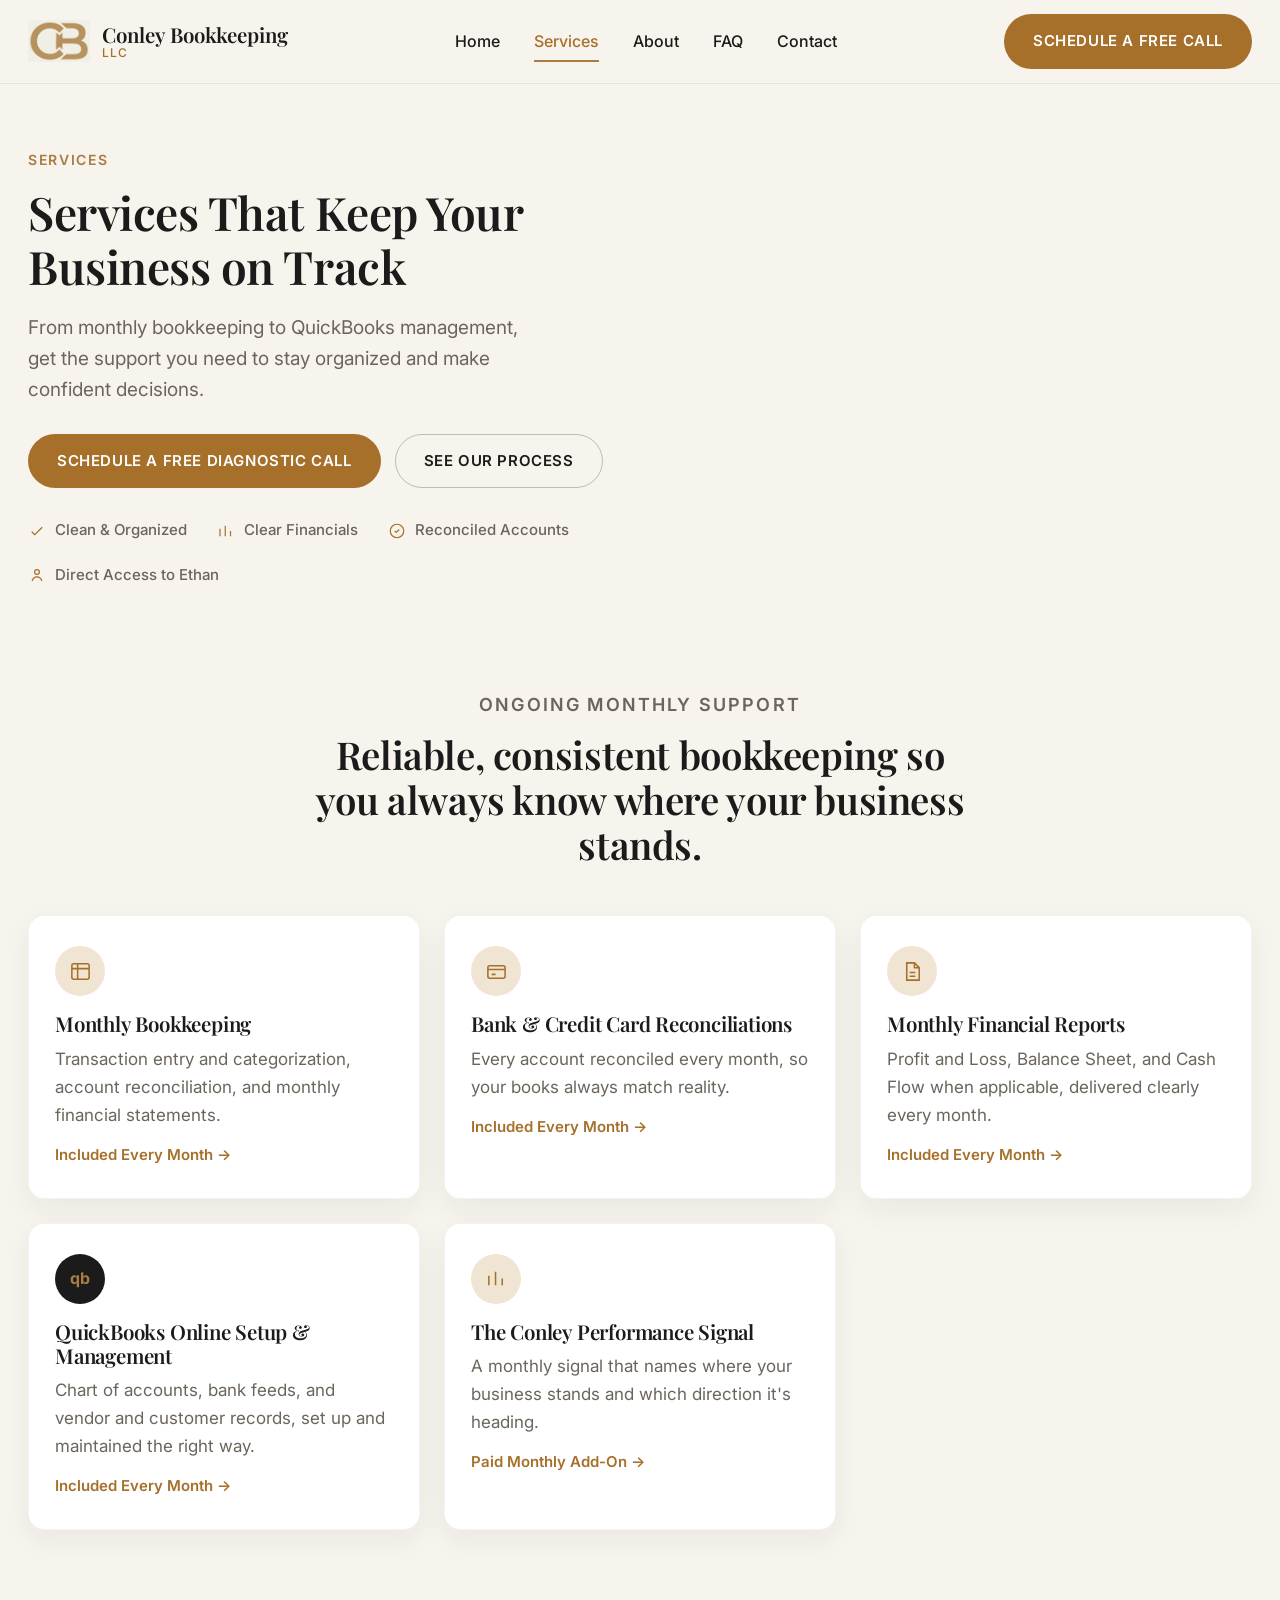
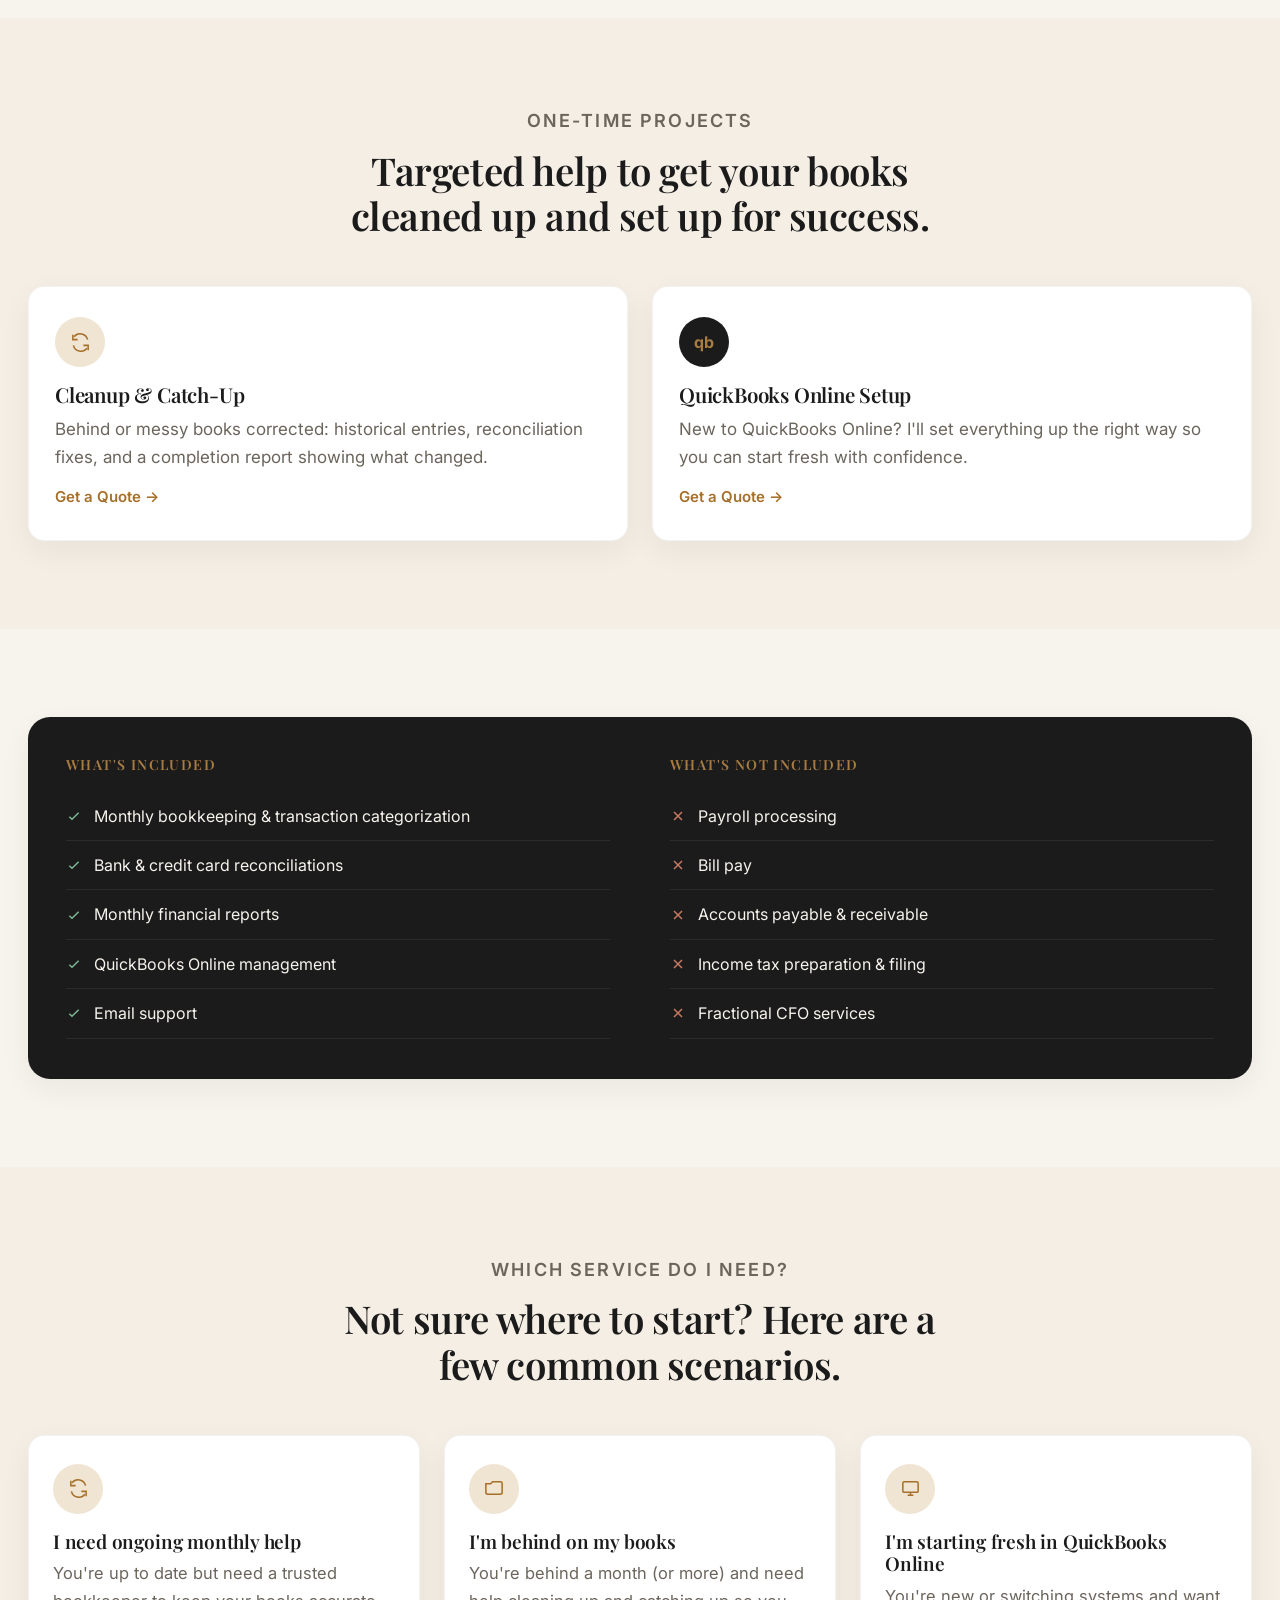
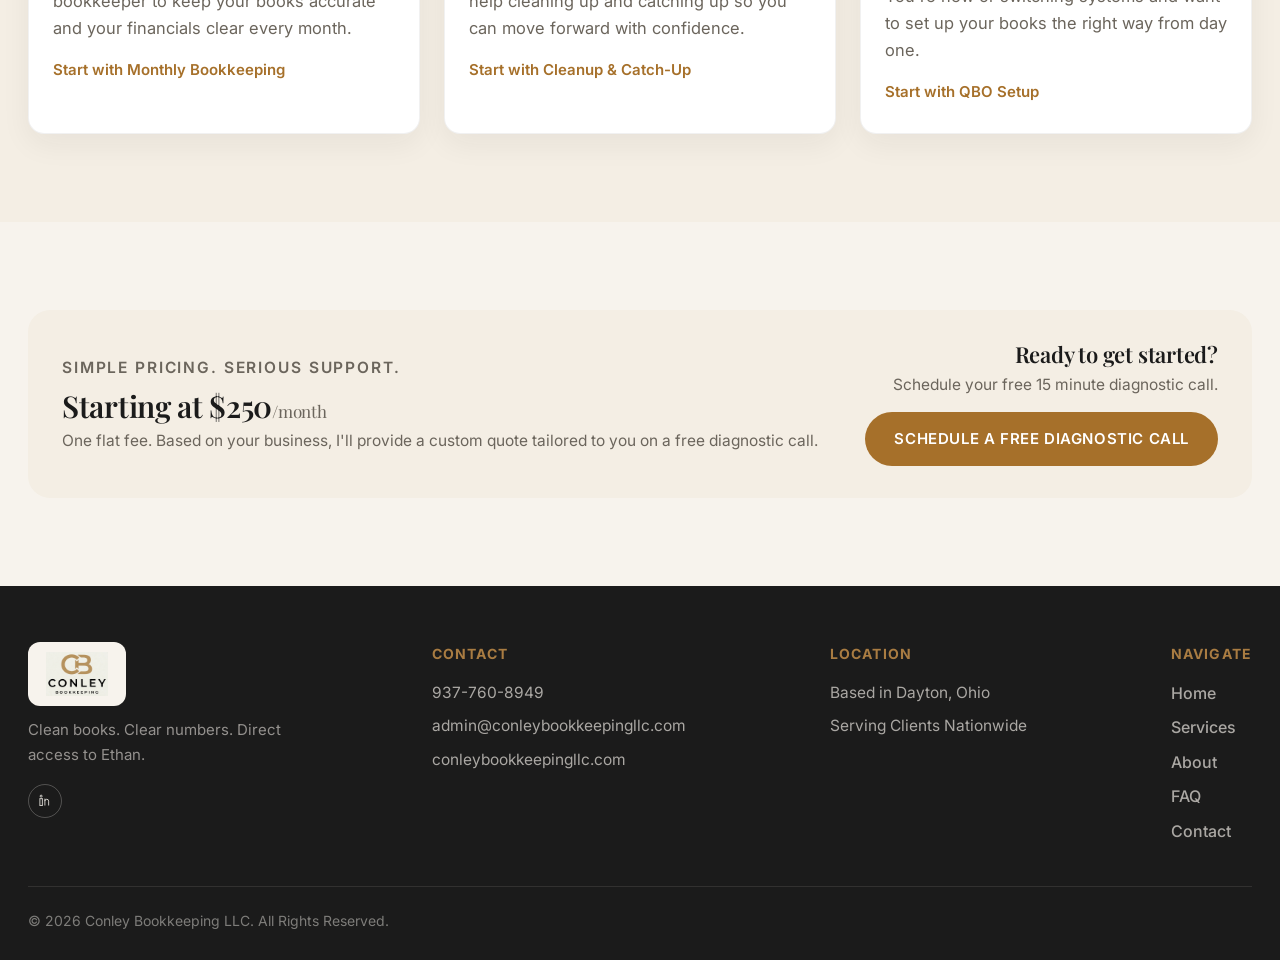
<file: services/index.html>
<!DOCTYPE html>
<html lang="en">
<head>
<meta charset="UTF-8">
<meta name="viewport" content="width=device-width, initial-scale=1.0">
<title>Services — Monthly Bookkeeping & QuickBooks Online | Conley Bookkeeping LLC</title>
<meta name="description" content="Monthly bookkeeping, cleanup and catch-up, QuickBooks Online setup and management, and the Conley Performance Signal — services designed to keep your business on track.">
<meta name="author" content="Conley Bookkeeping LLC">
<meta property="og:title" content="Services — Conley Bookkeeping LLC">
<meta property="og:description" content="Monthly bookkeeping, cleanup and catch-up, and QuickBooks Online management, done right.">
<meta property="og:type" content="website">
<meta property="og:url" content="https://conleybookkeepingllc.com/services/">
<link rel="canonical" href="https://conleybookkeepingllc.com/services/">
<meta name="theme-color" content="#A6702A">
<link rel="icon" type="image/png" href="../assets/favicon.png">
<link rel="preconnect" href="https://fonts.googleapis.com">
<link rel="preconnect" href="https://fonts.gstatic.com" crossorigin>
<link href="https://fonts.googleapis.com/css2?family=Playfair+Display:ital,wght@0,500;0,600;0,700;1,500;1,600&family=Inter:wght@300;400;500;600;700&display=swap" rel="stylesheet">
<link rel="stylesheet" href="../style.css">
</head>
<body>

<header class="nav">
  <div class="nav-inner">
    <a href="../" style="display:flex; align-items:center; gap:12px; text-decoration:none;" class="logo-mark">
      <img src="../assets/logo-nav.png" alt="Conley Bookkeeping LLC logo">
      <span class="brand-name">Conley Bookkeeping<span>LLC</span></span>
    </a>
    <button class="mobile-toggle" id="mobileToggle" aria-label="Toggle menu">☰</button>
    <nav class="nav-links" id="navLinks">
      <a class="nav-link" href="../">Home</a>
      <a class="nav-link active" href="../services/">Services</a>
      <a class="nav-link" href="../about/">About</a>
      <a class="nav-link" href="../faq/">FAQ</a>
      <a class="nav-link" href="../contact/">Contact</a>
    </nav>
    <a class="btn btn-gold nav-cta" href="https://calendly.com/admin-conleybookkeepingllc/discovery-call" target="_blank" rel="noopener" role="button">Schedule a Free Call</a>
  </div>
</header>


  <section class="hero section-cream" style="padding-bottom:0;">
    <div class="container hero-single">
      <div class="reveal in-view">
        <p class="eyebrow">Services</p>
        <h1>Services That Keep Your Business on Track</h1>
        <p class="lead">From monthly bookkeeping to QuickBooks management, get the support you need to stay organized and make confident decisions.</p>
        <div class="hero-ctas">
          <a class="btn btn-gold" href="https://calendly.com/admin-conleybookkeepingllc/discovery-call" target="_blank" rel="noopener" role="button">Schedule a Free Diagnostic Call</a>
          <a class="btn btn-outline" href="../" role="button">See Our Process</a>
        </div>
        <div class="badge-row">
          <div class="badge-item"><svg viewBox="0 0 24 24" fill="none" stroke="currentColor" stroke-width="1.6"><path d="M5 13l4 4L19 7"/></svg>Clean &amp; Organized</div>
          <div class="badge-item"><svg viewBox="0 0 24 24" fill="none" stroke="currentColor" stroke-width="1.6"><path d="M4 19V9M11 19V5M18 19v-7"/></svg>Clear Financials</div>
          <div class="badge-item"><svg viewBox="0 0 24 24" fill="none" stroke="currentColor" stroke-width="1.6"><circle cx="12" cy="12" r="9"/><path d="M9 12l2 2 4-4"/></svg>Reconciled Accounts</div>
          <div class="badge-item"><svg viewBox="0 0 24 24" fill="none" stroke="currentColor" stroke-width="1.6"><circle cx="12" cy="8" r="3.2"/><path d="M5.5 20c1-3.5 3.8-5.5 6.5-5.5s5.5 2 6.5 5.5"/></svg>Direct Access to Ethan</div>
        </div>
      </div>
    </div>
  </section>

  <section class="section-cream">
    <div class="container">
      <div class="section-head centered reveal in-view">
        <p class="eyebrow">Ongoing Monthly Support</p>
        <h2>Reliable, consistent bookkeeping so you always know where your business stands.</h2>
      </div>
      <div class="card-grid cols-3 reveal in-view">
        <div class="card">
          <div class="icon-circle"><svg viewBox="0 0 24 24" fill="none" stroke="currentColor"><rect x="3" y="4" width="18" height="16" rx="2"/><path d="M3 9h18M9 4v16"/></svg></div>
          <h3>Monthly Bookkeeping</h3>
          <p>Transaction entry and categorization, account reconciliation, and monthly financial statements.</p>
          <span class="learn" style="cursor:default;">Included Every Month</span>
        </div>
        <div class="card">
          <div class="icon-circle"><svg viewBox="0 0 24 24" fill="none" stroke="currentColor"><rect x="3" y="6" width="18" height="13" rx="2"/><path d="M3 10h18M7 15h4"/></svg></div>
          <h3>Bank &amp; Credit Card Reconciliations</h3>
          <p>Every account reconciled every month, so your books always match reality.</p>
          <span class="learn" style="cursor:default;">Included Every Month</span>
        </div>
        <div class="card">
          <div class="icon-circle"><svg viewBox="0 0 24 24" fill="none" stroke="currentColor"><path d="M14 3v5h5"/><path d="M6 3h8l5 5v13H6z"/><path d="M9 13h6M9 17h6"/></svg></div>
          <h3>Monthly Financial Reports</h3>
          <p>Profit and Loss, Balance Sheet, and Cash Flow when applicable, delivered clearly every month.</p>
          <span class="learn" style="cursor:default;">Included Every Month</span>
        </div>
        <div class="card">
          <div class="qb-badge">qb</div>
          <h3>QuickBooks Online Setup &amp; Management</h3>
          <p>Chart of accounts, bank feeds, and vendor and customer records, set up and maintained the right way.</p>
          <span class="learn" style="cursor:default;">Included Every Month</span>
        </div>
        <div class="card">
          <div class="icon-circle"><svg viewBox="0 0 24 24" fill="none" stroke="currentColor"><path d="M4 19V9M11 19V5M18 19v-7"/></svg></div>
          <h3>The Conley Performance Signal</h3>
          <p>A monthly signal that names where your business stands and which direction it's heading.</p>
          <a class="learn" href="../contact/">Paid Monthly Add-On</a>
        </div>
      </div>
    </div>
  </section>

  <section class="section-alt">
    <div class="container">
      <div class="section-head centered reveal in-view">
        <p class="eyebrow">One-Time Projects</p>
        <h2>Targeted help to get your books cleaned up and set up for success.</h2>
      </div>
      <div class="card-grid cols-2 reveal in-view">
        <div class="card">
          <div class="icon-circle"><svg viewBox="0 0 24 24" fill="none" stroke="currentColor"><path d="M4 4v5h5M20 20v-5h-5"/><path d="M4.6 15a8 8 0 0 0 14.1 3M19.4 9a8 8 0 0 0-14.1-3"/></svg></div>
          <h3>Cleanup &amp; Catch-Up</h3>
          <p>Behind or messy books corrected: historical entries, reconciliation fixes, and a completion report showing what changed.</p>
          <a class="learn" href="../contact/">Get a Quote</a>
        </div>
        <div class="card">
          <div class="qb-badge">qb</div>
          <h3>QuickBooks Online Setup</h3>
          <p>New to QuickBooks Online? I'll set everything up the right way so you can start fresh with confidence.</p>
          <a class="learn" href="../contact/">Get a Quote</a>
        </div>
      </div>
    </div>
  </section>

  <section class="section-cream">
    <div class="container">
      <div class="split-panel reveal in-view">
        <div class="split-grid">
          <div class="split-col">
            <h4>What's Included</h4>
            <ul class="split-list yes">
              <li><svg viewBox="0 0 24 24" fill="none" stroke="currentColor" stroke-width="2.2"><path d="M5 13l4 4L19 7"/></svg>Monthly bookkeeping &amp; transaction categorization</li>
              <li><svg viewBox="0 0 24 24" fill="none" stroke="currentColor" stroke-width="2.2"><path d="M5 13l4 4L19 7"/></svg>Bank &amp; credit card reconciliations</li>
              <li><svg viewBox="0 0 24 24" fill="none" stroke="currentColor" stroke-width="2.2"><path d="M5 13l4 4L19 7"/></svg>Monthly financial reports</li>
              <li><svg viewBox="0 0 24 24" fill="none" stroke="currentColor" stroke-width="2.2"><path d="M5 13l4 4L19 7"/></svg>QuickBooks Online management</li>
              <li><svg viewBox="0 0 24 24" fill="none" stroke="currentColor" stroke-width="2.2"><path d="M5 13l4 4L19 7"/></svg>Email support</li>
            </ul>
          </div>
          <div class="split-col">
            <h4>What's Not Included</h4>
            <ul class="split-list no">
              <li><svg viewBox="0 0 24 24" fill="none" stroke="currentColor" stroke-width="2.2"><path d="M6 6l12 12M18 6 6 18"/></svg>Payroll processing</li>
              <li><svg viewBox="0 0 24 24" fill="none" stroke="currentColor" stroke-width="2.2"><path d="M6 6l12 12M18 6 6 18"/></svg>Bill pay</li>
              <li><svg viewBox="0 0 24 24" fill="none" stroke="currentColor" stroke-width="2.2"><path d="M6 6l12 12M18 6 6 18"/></svg>Accounts payable &amp; receivable</li>
              <li><svg viewBox="0 0 24 24" fill="none" stroke="currentColor" stroke-width="2.2"><path d="M6 6l12 12M18 6 6 18"/></svg>Income tax preparation &amp; filing</li>
              <li><svg viewBox="0 0 24 24" fill="none" stroke="currentColor" stroke-width="2.2"><path d="M6 6l12 12M18 6 6 18"/></svg>Fractional CFO services</li>
            </ul>
          </div>
        </div>
      </div>
    </div>
  </section>

  <section class="section-alt">
    <div class="container">
      <div class="section-head centered reveal in-view">
        <p class="eyebrow">Which Service Do I Need?</p>
        <h2>Not sure where to start? Here are a few common scenarios.</h2>
      </div>
      <div class="card-grid cols-3 reveal in-view">
        <div class="scenario-card">
          <div class="icon-circle"><svg viewBox="0 0 24 24" fill="none" stroke="currentColor"><path d="M4 4v5h5M20 20v-5h-5"/><path d="M4.6 15a8 8 0 0 0 14.1 3M19.4 9a8 8 0 0 0-14.1-3"/></svg></div>
          <h3>I need ongoing monthly help</h3>
          <p>You're up to date but need a trusted bookkeeper to keep your books accurate and your financials clear every month.</p>
          <a class="learn" href="../contact/">Start with Monthly Bookkeeping</a>
        </div>
        <div class="scenario-card">
          <div class="icon-circle"><svg viewBox="0 0 24 24" fill="none" stroke="currentColor"><path d="M3 7h5l2-2h8a2 2 0 0 1 2 2v9a2 2 0 0 1-2 2H5a2 2 0 0 1-2-2V7Z"/></svg></div>
          <h3>I'm behind on my books</h3>
          <p>You're behind a month (or more) and need help cleaning up and catching up so you can move forward with confidence.</p>
          <a class="learn" href="../contact/">Start with Cleanup &amp; Catch-Up</a>
        </div>
        <div class="scenario-card">
          <div class="icon-circle"><svg viewBox="0 0 24 24" fill="none" stroke="currentColor"><rect x="4" y="5" width="16" height="11" rx="1.5"/><path d="M9 19h6M12 16v3"/></svg></div>
          <h3>I'm starting fresh in QuickBooks Online</h3>
          <p>You're new or switching systems and want to set up your books the right way from day one.</p>
          <a class="learn" href="../contact/">Start with QBO Setup</a>
        </div>
      </div>
    </div>
  </section>

  <section class="section-cream">
    <div class="container">
      <div class="cta-banner reveal in-view">
        <div>
          <p class="eyebrow">Simple Pricing. Serious Support.</p>
          <h4 style="font-size:30px; margin:8px 0 4px;">Starting at $250<span style="font-size:17px; font-weight:400; color:var(--muted);">/month</span></h4>
          <p>One flat fee. Based on your business, I'll provide a custom quote tailored to you on a free diagnostic call.</p>
        </div>
        <div style="text-align:right;">
          <h4>Ready to get started?</h4>
          <p style="margin-bottom:14px;">Schedule your free 15 minute diagnostic call.</p>
          <a class="btn btn-gold" href="https://calendly.com/admin-conleybookkeepingllc/discovery-call" target="_blank" rel="noopener" role="button">Schedule a Free Diagnostic Call</a>
        </div>
      </div>
    </div>
  </section>


<footer>
  <div class="container">
    <div class="footer-top">
      <div>
        <div class="footer-logo">
          <img src="../assets/logo-footer.png" alt="Conley Bookkeeping LLC logo">
        </div>
        <div style="max-width:260px; font-size:15px; color:rgba(247,243,237,0.55);">Clean books. Clear numbers. Direct access to Ethan.</div>
        <div class="footer-social">
          <a href="https://www.linkedin.com/in/conleybookkeepingllc" target="_blank" rel="noopener" aria-label="LinkedIn"><svg viewBox="0 0 24 24" fill="none" stroke="currentColor" stroke-width="1.6"><rect x="3" y="9" width="4" height="11"/><circle cx="5" cy="5" r="1.6"/><path d="M11 20v-7a3 3 0 0 1 6 0v7M11 13V9"/></svg></a>
        </div>
      </div>
      <div class="footer-col">
        <h5>Contact</h5>
        <div>937-760-8949</div>
        <div>admin@conleybookkeepingllc.com</div>
        <div>conleybookkeepingllc.com</div>
      </div>
      <div class="footer-col">
        <h5>Location</h5>
        <div>Based in Dayton, Ohio</div>
        <div>Serving Clients Nationwide</div>
      </div>
      <div class="footer-col">
        <h5>Navigate</h5>
        <div><a class="nav-link" href="../" style="color:rgba(247,243,237,0.65);">Home</a></div>
        <div><a class="nav-link" href="../services/" style="color:rgba(247,243,237,0.65);">Services</a></div>
        <div><a class="nav-link" href="../about/" style="color:rgba(247,243,237,0.65);">About</a></div>
        <div><a class="nav-link" href="../faq/" style="color:rgba(247,243,237,0.65);">FAQ</a></div>
        <div><a class="nav-link" href="../contact/" style="color:rgba(247,243,237,0.65);">Contact</a></div>
      </div>
    </div>
    <div class="footer-bottom">
      <span>&copy; 2026 Conley Bookkeeping LLC. All Rights Reserved.</span>
    </div>
  </div>
</footer>

<script src="https://assets.calendly.com/assets/external/widget.js" async></script>
<script src="../script.js"></script>

</body>
</html>
</file>
<file: style.css>
:root{
    --gold:#A97C42;
    --gold-deep:#A6702A;
    --gold-tint:#F0E4D3;
    --cream:#F7F3ED;
    --cream-alt:#F4EEE4;
    --ink:#1B1B1B;
    --white:#FFFFFF;
    --green:#4C7A57;
    --red:#B4553E;
    --muted:#6B655C;
    --radius:16px;
    --radius-lg:22px;
    --shadow:0 10px 30px rgba(27,27,27,0.06);
    --shadow-lift:0 18px 40px rgba(27,27,27,0.12);
  }
  *{box-sizing:border-box; margin:0; padding:0;}
  html{scroll-behavior:smooth;}
  body{
    font-family:'Inter', -apple-system, sans-serif;
    color:var(--ink);
    background:var(--cream);
    line-height:1.65;
    -webkit-font-smoothing:antialiased;
  }
  h1,h2,h3,h4{
    font-family:'Playfair Display', Georgia, serif;
    font-weight:600;
    line-height:1.18;
    letter-spacing:-0.01em;
  }
  a{color:inherit; text-decoration:none;}
  img{max-width:100%; display:block;}
  .container{max-width:1800px; margin:0 auto; padding:0 28px;}
  .eyebrow{
    font-size:14px; font-weight:600; letter-spacing:0.12em; text-transform:uppercase;
    color:var(--gold);
  }
  .accent{color:var(--gold); font-style:italic; font-family:'Playfair Display',serif;}
  :focus-visible{outline:2px solid var(--gold-deep); outline-offset:3px;}

  /* NAV */
  header.nav{
    position:sticky; top:0; z-index:50;
    background:rgba(247,243,237,0.94);
    backdrop-filter:blur(8px);
    border-bottom:1px solid rgba(27,27,27,0.08);
  }
  .nav-inner{
    display:flex; align-items:center; justify-content:space-between;
    padding:14px 28px; max-width:1800px; margin:0 auto;
  }
  .logo-mark{display:flex; align-items:center; gap:12px;}
  .logo-mark img{height:42px; width:auto;}
  .logo-mark .brand-name{font-family:'Playfair Display',serif; font-weight:600; font-size:20.5px; color:var(--ink); line-height:1.15; white-space:nowrap;}
  .logo-mark .brand-name span{display:block; font-family:'Inter',sans-serif; font-weight:500; font-size:12px; letter-spacing:0.1em; text-transform:uppercase; color:var(--gold-deep);}
  @media(max-width:480px){.logo-mark .brand-name{font-size:17px;} .logo-mark .brand-name span{font-size:10.5px;}}
  .nav-links{display:none;}
  @media(min-width:1000px){.nav-links{display:flex;}}
  .nav-links{gap:34px; align-items:center;}
  .nav-link{
    font-size:16px; font-weight:500; color:var(--ink);
    position:relative; padding:4px 0; cursor:pointer;
    transition:color .2s ease;
  }
  .nav-link::after{
    content:""; position:absolute; left:0; bottom:-3px; height:1.5px; width:0%;
    background:var(--gold); transition:width .25s ease;
  }
  .nav-link:hover, .nav-link.active{color:var(--gold-deep);}
  .nav-link:hover::after, .nav-link.active::after{width:100%;}
  .btn{
    display:inline-flex; align-items:center; justify-content:center; gap:8px;
    font-family:'Inter',sans-serif; font-size:15px; font-weight:600;
    letter-spacing:0.04em; text-transform:uppercase;
    padding:14px 28px; border-radius:999px; cursor:pointer;
    border:1.5px solid transparent; transition:transform .2s ease, box-shadow .2s ease, background .2s ease;
    white-space:nowrap;
  }
  .btn-gold{background:var(--gold-deep); color:var(--white);}
  .btn-gold:hover{background:#8f5c22; transform:translateY(-2px); box-shadow:var(--shadow-lift);}
  .btn-outline{background:transparent; color:var(--ink); border-color:rgba(27,27,27,0.25);}
  .btn-outline:hover{border-color:var(--ink); transform:translateY(-2px);}
  .btn-outline-light{background:transparent; color:var(--white); border-color:rgba(255,255,255,0.5);}
  .btn-outline-light:hover{border-color:var(--white); transform:translateY(-2px);}
  .btn-dark{background:var(--ink); color:var(--cream);}
  .btn-dark:hover{background:#000; transform:translateY(-2px); box-shadow:var(--shadow-lift);}
  .nav-cta{display:none;}
  @media(min-width:1000px){.nav-cta{display:inline-flex;}}
  .mobile-toggle{display:block; background:none; border:none; font-size:25.5px; cursor:pointer; color:var(--ink);}
  @media(min-width:1000px){.mobile-toggle{display:none;}}
  .nav-links.mobile-open{
    display:flex; position:absolute; top:100%; left:0; right:0;
    flex-direction:column; background:var(--cream); padding:20px 28px 26px;
    border-bottom:1px solid rgba(27,27,27,0.08); gap:18px;
  }


  section{padding:88px 0;}
  .section-cream{background:var(--cream);}
  .section-alt{background:var(--cream-alt);}
  .section-white{background:var(--white);}
  .section-dark{background:var(--ink); color:var(--cream);}
  .section-dark .eyebrow{color:var(--gold);}

  .reveal{opacity:0; transform:translateY(22px); transition:opacity .7s ease, transform .7s ease;}
  .reveal.in-view{opacity:1; transform:translateY(0);}
  @media (prefers-reduced-motion:reduce){
    .reveal{opacity:1; transform:none; transition:none;}
    *{scroll-behavior:auto !important;}
  }

  /* HERO (shared pattern across pages) */
  .hero{padding:64px 0 84px;}
  .hero-grid{display:grid; grid-template-columns:1fr; gap:56px; align-items:center;}
  @media(min-width:920px){.hero-grid{grid-template-columns:1.1fr 1fr;}}
  .hero-single{max-width:720px; margin:0;}
  .hero h1{font-size:clamp(2.3rem, 3.6vw, 3.56rem); margin:14px 0 18px;}
  .hero p.lead{font-size:19px; color:var(--muted); max-width:520px; margin-bottom:28px;}
  .hero-ctas{display:flex; flex-wrap:wrap; gap:14px; margin-bottom:30px;}
  .badge-row{display:flex; flex-wrap:wrap; gap:20px 30px; margin-bottom:14px;}
  .badge-item{display:flex; align-items:center; gap:9px; font-size:15px; color:var(--muted); font-weight:500;}
  .badge-item svg{width:18px; height:18px; color:var(--gold-deep); flex-shrink:0;}
  .hero-location{font-size:15px; color:var(--muted); display:flex; align-items:center; gap:8px;}
  .hero-location svg{width:16px; height:16px; color:var(--gold-deep);}
  .hero-image{border-radius:var(--radius-lg); overflow:hidden; box-shadow:var(--shadow-lift); border:1px solid rgba(169,124,66,0.18);}
  .hero-image img{width:100%; height:auto; display:block;}

  /* Icon circle */
  .icon-circle{
    width:50px; height:50px; border-radius:50%; background:var(--gold-tint);
    display:flex; align-items:center; justify-content:center; margin-bottom:16px; flex-shrink:0;
  }
  .icon-circle svg{width:23px; height:23px; color:var(--gold-deep); stroke-width:1.6;}
  .icon-circle.dark{background:rgba(169,124,66,0.16);}
  .qb-badge{
    width:50px; height:50px; border-radius:50%; background:var(--ink);
    display:flex; align-items:center; justify-content:center; margin-bottom:16px; flex-shrink:0;
    font-family:'Inter',sans-serif; font-weight:700; font-size:16px; color:var(--gold); letter-spacing:0.02em;
  }

  /* Feature band (icon columns, centered) */
  .feature-band-head{text-align:center; max-width:700px; margin:0 auto 48px;}
  .feature-cols{display:grid; grid-template-columns:1fr; gap:36px;}
  @media(min-width:700px){.feature-cols{grid-template-columns:repeat(2,1fr);}}
  @media(min-width:1100px){.feature-cols{grid-template-columns:repeat(5,1fr);}}
  .feature-col{text-align:center; display:flex; flex-direction:column; align-items:center;}
  .feature-col h3{font-size:18.5px; margin-bottom:6px;}
  .feature-col p{font-size:16.5px; color:var(--muted);}

  /* Section head (left aligned) */
  .section-head{max-width:660px; margin-bottom:48px;}
  .section-head.centered{margin-left:auto; margin-right:auto; text-align:center;}
  .section-head h2{font-size:clamp(1.95rem, 3vw, 2.64rem); margin:12px 0 14px;}
  .section-head p{color:var(--muted); font-size:18px;}
  .section-dark .section-head p{color:rgba(247,243,237,0.72);}

  /* Card grids */
  .card-grid{display:grid; grid-template-columns:1fr; gap:24px;}
  @media(min-width:700px){.card-grid.cols-2{grid-template-columns:1fr 1fr;}}
  @media(min-width:920px){.card-grid.cols-3{grid-template-columns:repeat(3,1fr);} .card-grid.cols-4{grid-template-columns:repeat(4,1fr);}}
  @media(min-width:1300px){.card-grid.cols-5{grid-template-columns:repeat(5,1fr);}}
  @media(min-width:920px) and (max-width:1299px){.card-grid.cols-5{grid-template-columns:repeat(3,1fr);}}
  .card{
    background:var(--white); border-radius:var(--radius); padding:30px 26px;
    box-shadow:var(--shadow); transition:transform .25s ease, box-shadow .25s ease;
    border:1px solid rgba(27,27,27,0.05);
  }
  .card:hover{transform:translateY(-6px); box-shadow:var(--shadow-lift);}
  .card h3{font-size:20.5px; margin-bottom:8px;}
  .card p{font-size:17px; color:var(--muted);}
  .card .learn{display:inline-block; margin-top:14px; font-size:15px; font-weight:600; color:var(--gold-deep);}
  .card .learn::after{content:" →"; transition:margin .2s ease;}
  .card:hover .learn::after{margin-left:4px;}

  /* Process band */
  .process-grid{display:grid; grid-template-columns:1fr; gap:38px; margin-top:50px;}
  @media(min-width:860px){.process-grid{grid-template-columns:repeat(4,1fr);}}
  .process-step{position:relative; padding-top:8px;}
  .process-num{
    width:38px; height:38px; border-radius:50%; border:1.5px solid var(--gold);
    display:flex; align-items:center; justify-content:center; font-family:'Playfair Display',serif; font-weight:600;
    font-size:17px; color:var(--gold); margin-bottom:18px; background:var(--ink); position:relative; z-index:1;
  }
  .process-grid::before{content:none;}
  .process-connector{display:none;}
  @media(min-width:860px){
    .process-step:not(:last-child)::after{
      content:""; position:absolute; top:19px; left:calc(50% + 38px); width:calc(100% - 38px);
      border-top:1.5px dashed rgba(169,124,66,0.5);
    }
  }
  .process-step h4{font-size:19px; margin-bottom:8px; color:var(--cream);}
  .process-step p{font-size:15.5px; color:rgba(247,243,237,0.65); margin-bottom:14px;}
  .process-step .proc-icon{width:20px; height:20px; color:var(--gold);}
/* Performance Signal block */
  .signal-block-grid{display:grid; grid-template-columns:1fr; gap:48px; align-items:start;}
  @media(min-width:1000px){.signal-block-grid{grid-template-columns:1fr 0.9fr 0.75fr;}}
  .signal-checklist{list-style:none; margin-top:22px;}
  .signal-checklist li{display:flex; gap:14px; padding:12px 0; align-items:flex-start;}
  .signal-checklist li svg{width:20px; height:20px; color:var(--gold-deep); flex-shrink:0; margin-top:3px;}
  .signal-checklist li strong{display:block; font-family:'Playfair Display',serif; font-size:18px; font-weight:600; margin-bottom:2px;}
  .signal-checklist li span{font-size:15.5px; color:var(--muted);}

  .signal-visual-col{max-width:470px; margin:0 auto;}
  .signal-visual-stack{position:relative; height:345px;}
  .book-cover{
    position:absolute; top:6px; left:0; width:250px; height:330px; border-radius:12px;
    background:linear-gradient(160deg, var(--ink), #2E2C28);
    box-shadow:var(--shadow-lift); color:var(--cream); z-index:1;
    padding:26px 30px 26px 22px; display:flex; flex-direction:column; justify-content:space-between;
    transform:rotate(-6deg);
    border:1px solid rgba(169,124,66,0.35);
  }
  .book-mark{
    width:36px; height:36px; border-radius:50%; border:1px solid var(--gold);
    display:flex; align-items:center; justify-content:center; font-family:'Playfair Display',serif; font-weight:600; font-size:14px; color:var(--gold); flex-shrink:0;
  }
  .book-title{font-family:'Playfair Display',serif; font-size:19px; font-weight:600; line-height:1.25;}
  .book-tagline{font-size:10.5px; letter-spacing:0.05em; text-transform:uppercase; color:rgba(247,243,237,0.6); line-height:1.85;}
  .book-badge{
    position:absolute; top:0; right:0; width:215px; height:285px; border-radius:12px;
    background:var(--cream-alt); box-shadow:var(--shadow-lift); z-index:2;
    transform:rotate(5deg);
    display:flex; align-items:center; justify-content:center;
    border:1px solid rgba(27,27,27,0.06);
  }
  .badge-ring{
    width:150px; height:150px; border-radius:50%; border:1.5px solid var(--gold);
    display:flex; flex-direction:column; align-items:center; justify-content:center; text-align:center;
  }
  .badge-word{font-family:'Playfair Display',serif; font-size:19px; font-weight:600; color:var(--ink);}
  .badge-sub{font-size:10px; letter-spacing:0.12em; text-transform:uppercase; color:var(--muted); margin-top:6px;}

  .signal-card{
    background:var(--white); border-radius:var(--radius-lg); padding:30px 26px;
    box-shadow:var(--shadow-lift); border:1px solid rgba(169,124,66,0.18);
    position:relative; z-index:3; max-width:340px; width:100%; margin:16px auto 0;
  }
  .signal-card .tag{
    position:absolute; top:-13px; left:24px; background:var(--ink); color:var(--cream);
    font-size:11.5px; letter-spacing:0.08em; text-transform:uppercase; padding:6px 13px; border-radius:999px;
  }
  .signal-light-row{display:flex; align-items:center; gap:16px; margin:16px 0 20px;}
  .signal-dot{
    width:50px; height:50px; border-radius:50%;
    background:radial-gradient(circle at 32% 30%, #6fae7d, var(--green));
    box-shadow:0 0 0 6px rgba(76,122,87,0.14);
    flex-shrink:0;
  }
  .signal-status .name{font-family:'Playfair Display',serif; font-size:22px; font-weight:600;}
  .signal-status .dir{font-size:14.5px; color:var(--green); font-weight:600;}
  .signal-metrics{display:grid; grid-template-columns:1fr 1fr; gap:12px; margin-bottom:14px;}
  .signal-metric{background:var(--cream-alt); border-radius:10px; padding:12px 14px;}
  .signal-metric .val{font-family:'Playfair Display',serif; font-size:20.5px; font-weight:600; color:var(--ink);}
  .signal-metric .lbl{font-size:12px; color:var(--muted); text-transform:uppercase; letter-spacing:0.05em;}
  .signal-card .sample-note{font-size:12.5px; font-style:italic; color:var(--muted);}

  .pricing-panel{background:var(--ink); color:var(--cream); border-radius:var(--radius-lg); padding:32px 28px; box-shadow:var(--shadow);}
  .pricing-panel .tag-line{font-size:13px; letter-spacing:0.1em; text-transform:uppercase; color:var(--gold); margin-bottom:10px;}
  .pricing-panel .amount{font-family:'Playfair Display',serif; font-size:46px; font-weight:700; margin:4px 0 10px;}
  .pricing-panel .amount span{font-size:17px; font-weight:400; color:rgba(247,243,237,0.6);}
  .pricing-panel p{font-size:15.5px; color:rgba(247,243,237,0.7); margin-bottom:22px;}
  .side-panel{background:var(--cream-alt); border-radius:var(--radius-lg); padding:26px 24px; margin-top:20px; display:flex; gap:14px; align-items:flex-start;}
  .side-panel h4{font-size:18px; margin-bottom:6px;}
  .side-panel p{font-size:16px; color:var(--muted);}

  /* Included/Not included panel */
  .split-panel{background:var(--ink); color:var(--cream); border-radius:var(--radius-lg); padding:8px; box-shadow:var(--shadow);}
  .split-grid{display:grid; grid-template-columns:1fr; }
  @media(min-width:760px){.split-grid{grid-template-columns:1fr 1fr;}}
  .split-col{padding:32px 30px;}
  .split-col h4{font-size:14px; letter-spacing:0.1em; text-transform:uppercase; color:var(--gold); margin-bottom:18px;}
  .split-list{list-style:none;}
  .split-list li{display:flex; gap:12px; align-items:center; padding:11px 0; font-size:16px; border-bottom:1px solid rgba(247,243,237,0.08);}
  .split-list li svg{width:16px; height:16px; flex-shrink:0;}
  .split-list.yes li svg{color:#7CB893;}
  .split-list.no li svg{color:#C97A63;}

  /* Scenario cards */
  .scenario-card{background:var(--white); border-radius:var(--radius); padding:28px 24px; border:1px solid rgba(27,27,27,0.06); box-shadow:var(--shadow);}
  .scenario-card h3{font-size:19px; margin-bottom:8px;}
  .scenario-card p{font-size:16.5px; color:var(--muted); margin-bottom:14px;}
  .scenario-card .learn{font-size:15px; font-weight:600; color:var(--gold-deep);}

  /* CTA banner */
  .cta-banner{
    background:var(--cream-alt); border-radius:var(--radius-lg); padding:32px 34px;
    display:flex; flex-wrap:wrap; align-items:center; justify-content:space-between; gap:22px;
  }
  .cta-banner h4{font-size:22px; margin-bottom:4px; font-family:'Playfair Display',serif;}
  .cta-banner p{font-size:15.5px; color:var(--muted);}
  .cta-banner.gold{background:var(--gold-deep); color:var(--white);}
  .cta-banner.gold h4{color:var(--white);}
  .cta-banner.gold p{color:rgba(255,255,255,0.85);}
  .cta-banner.gold .icon-badge{width:52px; height:52px; border-radius:50%; background:rgba(255,255,255,0.15); display:flex; align-items:center; justify-content:center; flex-shrink:0;}
  .cta-banner.gold .icon-badge svg{width:24px; height:24px; color:var(--white);}

  /* FAQ */
  .faq-category-grid{display:grid; grid-template-columns:1fr; gap:26px; margin-top:44px;}
  @media(min-width:960px){.faq-category-grid{grid-template-columns:1fr 1fr;}}
  .faq-category{background:var(--white); border-radius:var(--radius-lg); padding:30px 28px; border:1px solid rgba(27,27,27,0.06); box-shadow:var(--shadow);}
  .faq-cat-head{display:flex; gap:16px; align-items:flex-start; margin-bottom:10px;}
  .faq-cat-head .icon-circle{margin-bottom:0;}
  .faq-cat-head h3{font-size:19.5px; margin-bottom:4px;}
  .faq-cat-head p{font-size:16px; color:var(--muted);}
  .faq-item{border-bottom:1px solid rgba(27,27,27,0.08);}
  .faq-item:last-child{border-bottom:none;}
  .faq-q{
    width:100%; text-align:left; background:none; border:none; cursor:pointer;
    padding:16px 2px; display:flex; justify-content:space-between; align-items:center; gap:12px;
    font-family:'Inter',sans-serif; font-size:16.5px; font-weight:600; color:var(--ink);
  }
  .faq-q .plus{font-size:22px; color:var(--gold-deep); transition:transform .3s ease; font-family:'Inter',sans-serif; font-weight:300; flex-shrink:0;}
  .faq-item.open .plus{transform:rotate(45deg);}
  .faq-a{max-height:0; overflow:hidden; transition:max-height .35s ease;}
  .faq-a p{padding:0 2px 18px; font-size:16.5px; color:var(--muted); line-height:1.65;}
  .faq-a p.pending{font-style:italic; color:#A88; }

  .before-book-strip{background:var(--cream-alt); border-radius:var(--radius-lg); padding:34px 30px; margin-top:20px;}
  .before-book-strip h3{text-align:center; font-size:clamp(1.49rem, 2.4vw, 1.95rem); margin-bottom:26px;}
  .bb-grid{display:grid; grid-template-columns:1fr 1fr; gap:24px; text-align:center;}
  @media(min-width:760px){.bb-grid{grid-template-columns:repeat(3,1fr);}}
  @media(min-width:1100px){.bb-grid{grid-template-columns:repeat(6,1fr);}}
  .bb-item svg{width:26px; height:26px; color:var(--gold-deep); margin:0 auto 10px;}
  .bb-item h5{font-size:15.5px; margin-bottom:4px;}
  .bb-item p{font-size:14px; color:var(--muted);}

  /* Contact page */
  .contact-info-grid{display:grid; grid-template-columns:1fr; gap:24px;}
  @media(min-width:820px){.contact-info-grid{grid-template-columns:1fr 1fr;}}
  .contact-card{background:var(--white); border-radius:var(--radius-lg); padding:32px 30px; box-shadow:var(--shadow); border:1px solid rgba(27,27,27,0.05);}
  .contact-card h3{font-size:22px; margin-bottom:18px;}
  .contact-row{display:flex; align-items:flex-start; gap:16px; padding:14px 0; border-bottom:1px solid rgba(27,27,27,0.07);}
  .contact-row:last-child{border-bottom:none;}
  .contact-row svg{width:19px; height:19px; color:var(--gold-deep); flex-shrink:0; margin-top:2px;}
  .contact-row .label{font-size:12.5px; text-transform:uppercase; letter-spacing:0.06em; color:var(--muted);}
  .contact-row .val{font-size:16.5px; font-weight:600; margin-top:2px;}
  .book-call-card{background:var(--ink); color:var(--cream); border-radius:var(--radius-lg); padding:32px 30px; box-shadow:var(--shadow); display:flex; flex-direction:column; justify-content:center; height:100%;}
  .book-call-card h3{color:var(--cream); font-size:27.5px; margin:10px 0 12px; font-family:'Playfair Display',serif;}
  .book-call-card p{color:rgba(247,243,237,0.7); font-size:16px; margin-bottom:22px;}

  .reassure-banner{background:var(--cream-alt); border-radius:var(--radius-lg); padding:26px 30px; display:flex; align-items:center; gap:18px; margin:44px 0;}
  .reassure-banner .icon-badge{width:52px; height:52px; border-radius:50%; border:1.5px solid var(--gold); display:flex; align-items:center; justify-content:center; flex-shrink:0;}
  .reassure-banner .icon-badge svg{width:22px; height:22px; color:var(--gold-deep);}
  .reassure-banner h4{font-size:19px; margin-bottom:4px; font-family:'Playfair Display',serif;}
  .reassure-banner p{font-size:15.5px; color:var(--muted);}

  .contact-main-grid{display:grid; grid-template-columns:1fr; gap:24px;}
  @media(min-width:960px){.contact-main-grid{grid-template-columns:1fr 1fr;}}
  .form-card, .booking-card{background:var(--white); border-radius:var(--radius-lg); padding:32px 30px; box-shadow:var(--shadow); border:1px solid rgba(27,27,27,0.05);}
  .form-card h3, .booking-card h3{font-size:22px; margin-bottom:6px;}
  .form-card > p, .booking-card > p{font-size:16.5px; color:var(--muted); margin-bottom:22px;}
  .form-row{display:grid; grid-template-columns:1fr; gap:16px; margin-bottom:16px;}
  @media(min-width:520px){.form-row.two{grid-template-columns:1fr 1fr;}}
  .field label{display:block; font-size:14.5px; font-weight:600; margin-bottom:7px; color:var(--ink);}
  .field input, .field select, .field textarea{
    width:100%; padding:12px 14px; border-radius:10px; border:1.5px solid rgba(27,27,27,0.14);
    font-family:'Inter',sans-serif; font-size:16px; background:var(--cream); color:var(--ink);
  }
  .field input:focus, .field select:focus, .field textarea:focus{outline:none; border-color:var(--gold-deep);}
  .field textarea{resize:vertical; min-height:100px;}
  .form-note{display:flex; align-items:center; gap:8px; font-size:14px; color:var(--muted); margin-top:14px;}
  .form-note svg{width:14px; height:14px; color:var(--gold-deep);}
  .calendly-inline-widget{min-width:280px; height:640px; border-radius:12px; overflow:hidden;}

  /* Footer */
  footer{background:var(--ink); color:rgba(247,243,237,0.72); padding:56px 0 28px;}
  .footer-top{display:flex; flex-wrap:wrap; justify-content:space-between; gap:34px; padding-bottom:34px; border-bottom:1px solid rgba(247,243,237,0.1);}
  .footer-logo{display:inline-flex; align-items:center; gap:10px; margin-bottom:12px; background:var(--cream); border-radius:12px; padding:10px 18px;}
  .footer-logo img{height:44px; width:auto; display:block;}
  .footer-social{display:flex; gap:10px; margin-top:16px;}
  .footer-social a{width:34px; height:34px; border-radius:50%; border:1px solid rgba(247,243,237,0.25); display:flex; align-items:center; justify-content:center; transition:border-color .2s ease, background .2s ease;}
  .footer-social a:hover{border-color:var(--gold); background:rgba(169,124,66,0.15);}
  .footer-social svg{width:15px; height:15px; color:rgba(247,243,237,0.8);}
  .footer-col h5{font-size:14px; letter-spacing:0.08em; text-transform:uppercase; color:var(--gold); margin-bottom:14px;}
  .footer-col div{font-size:15.5px; margin-bottom:8px; color:rgba(247,243,237,0.65);}
  .footer-bottom{display:flex; flex-wrap:wrap; justify-content:space-between; gap:10px; padding-top:22px; font-size:14px; color:rgba(247,243,237,0.45);}
.bg-list{list-style:none; margin-top:24px;}
  .bg-list li{display:flex; align-items:center; gap:12px; padding:11px 0; font-size:16.5px; border-bottom:1px solid rgba(27,27,27,0.08);}
  .bg-list li svg{width:17px; height:17px; color:var(--gold-deep); flex-shrink:0;}
</file>
